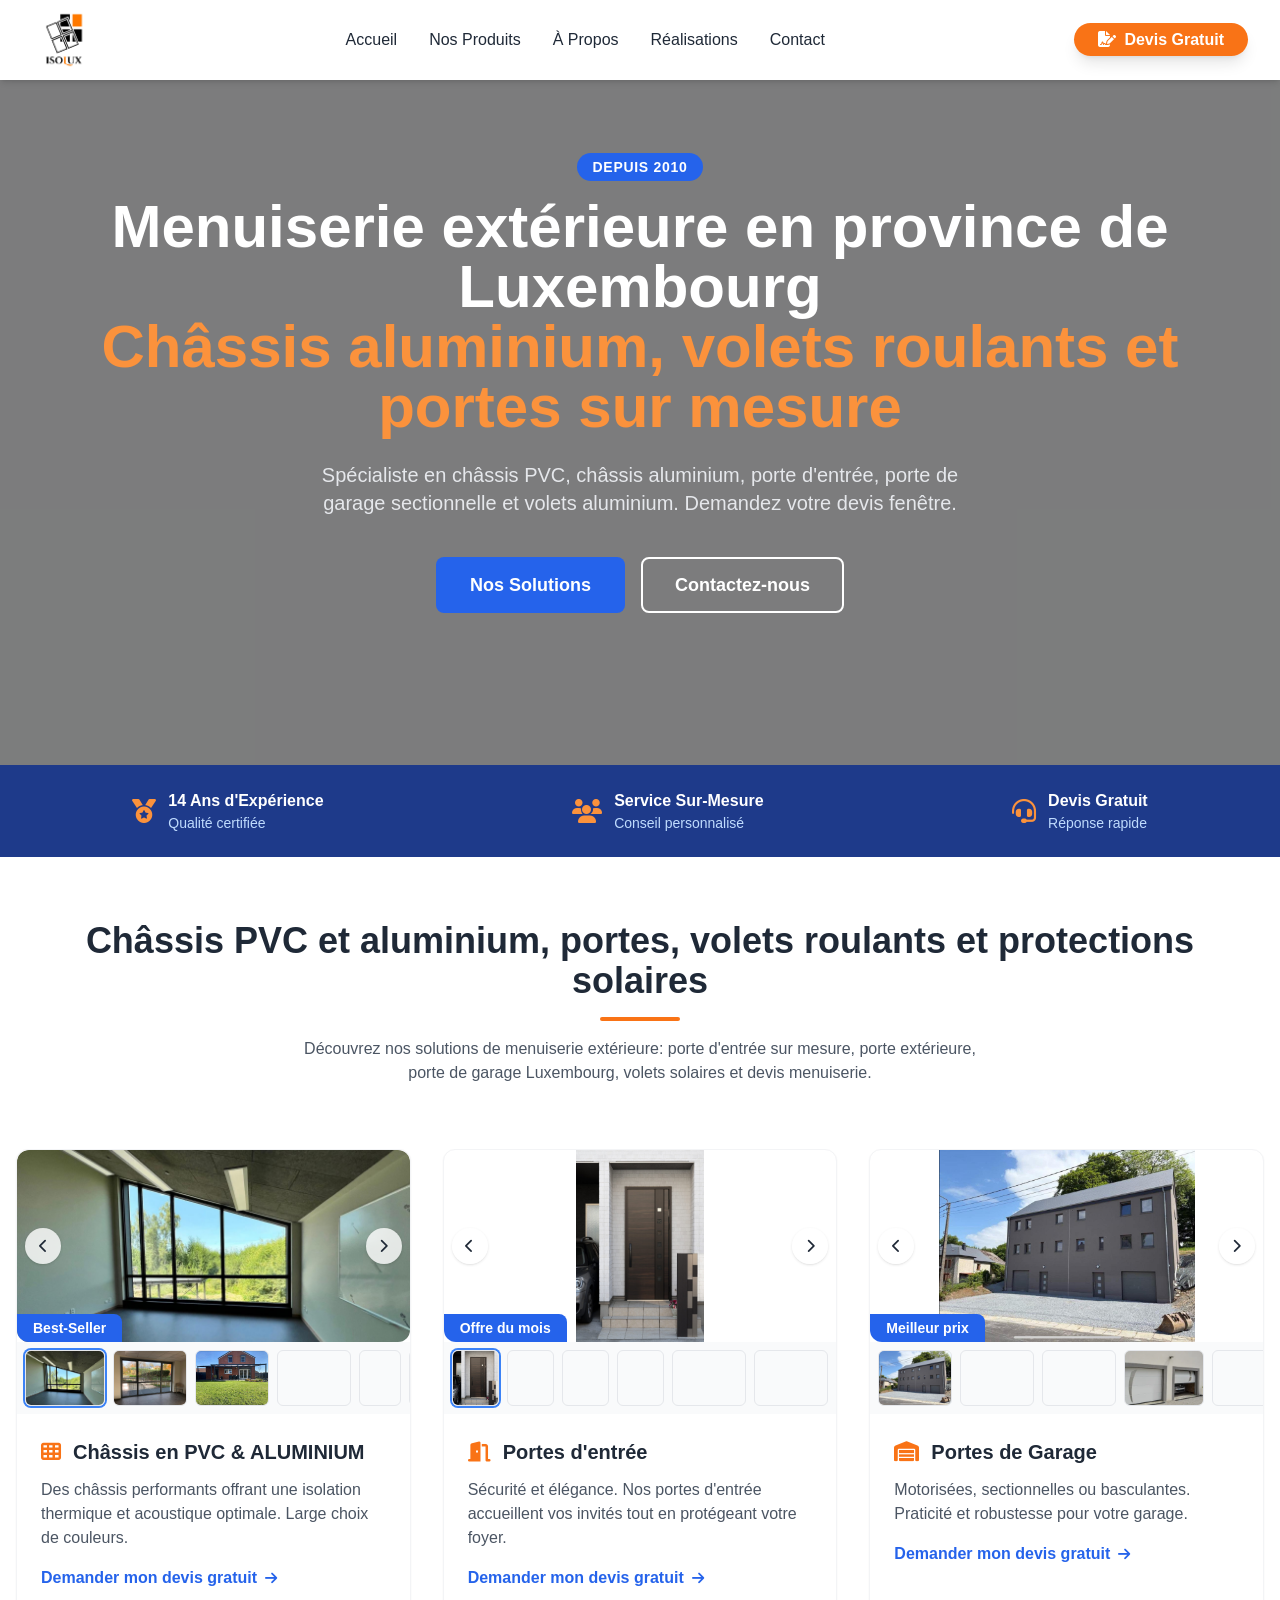
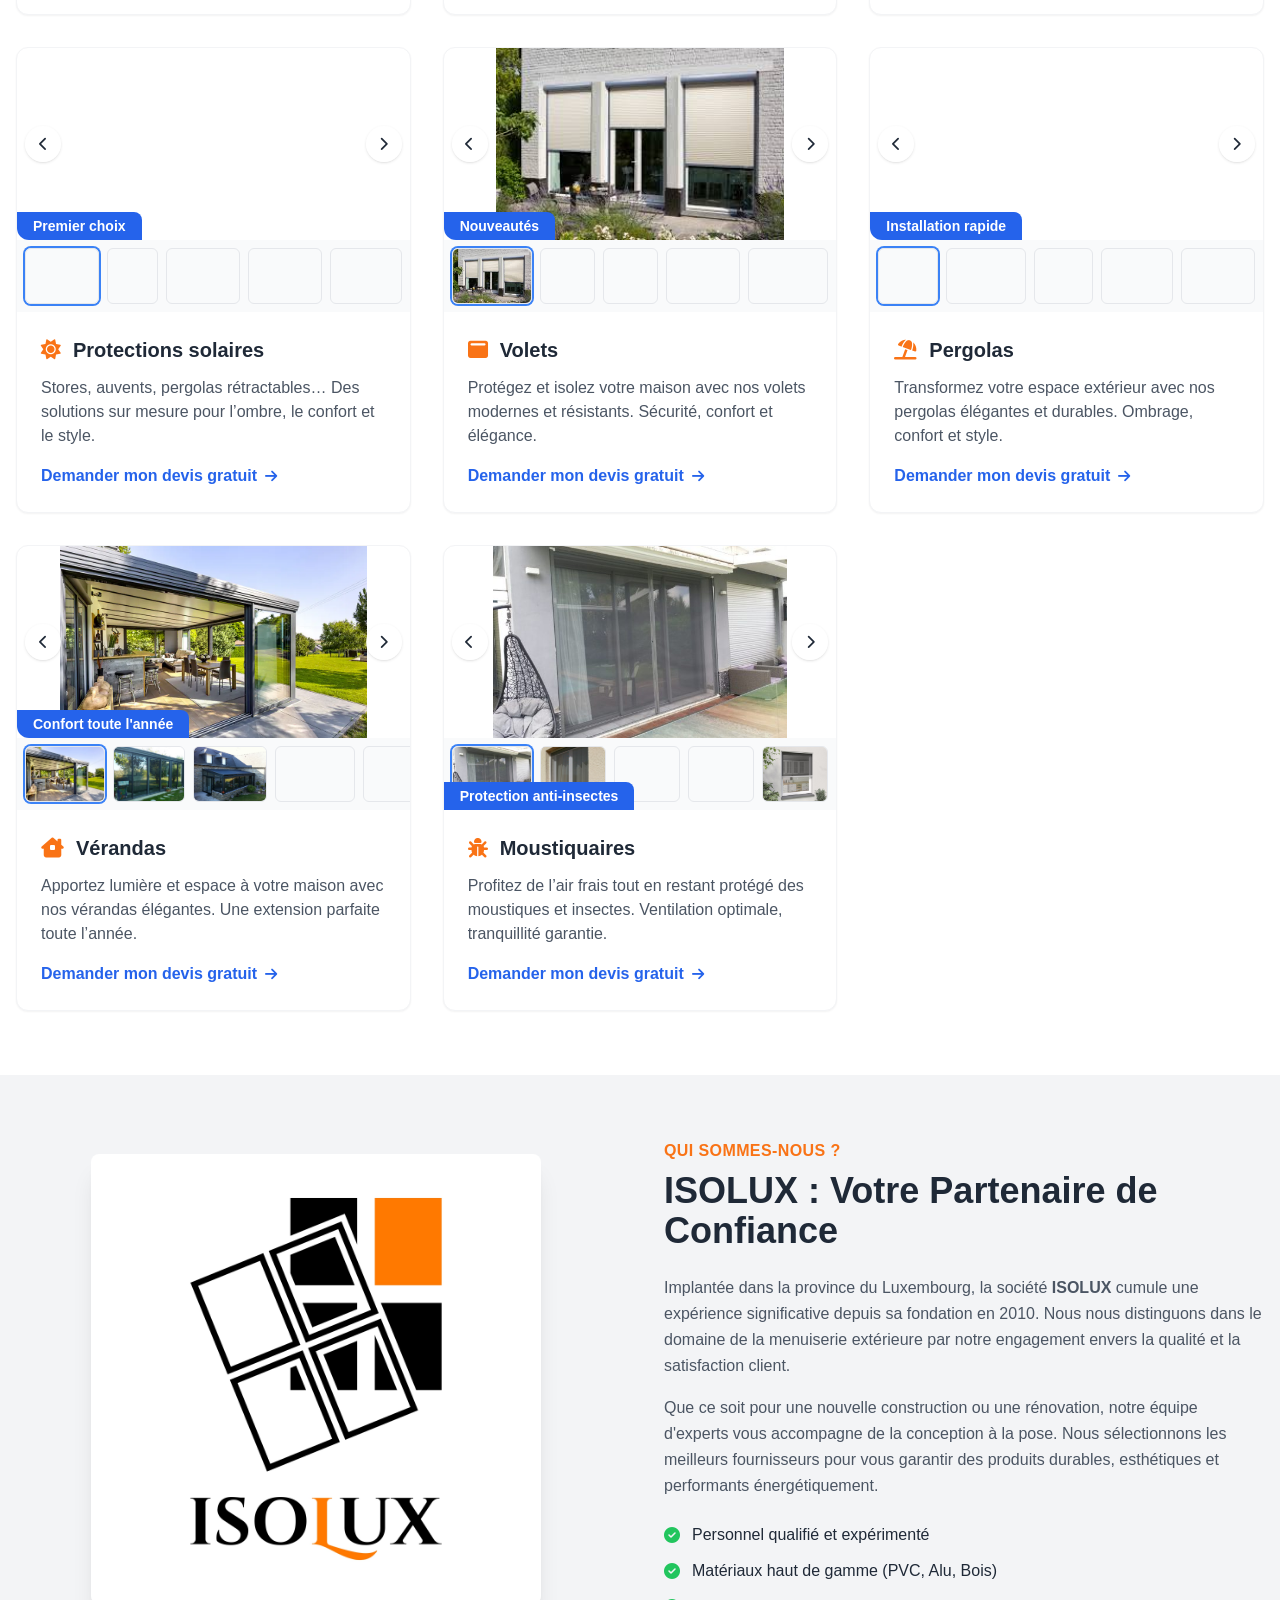
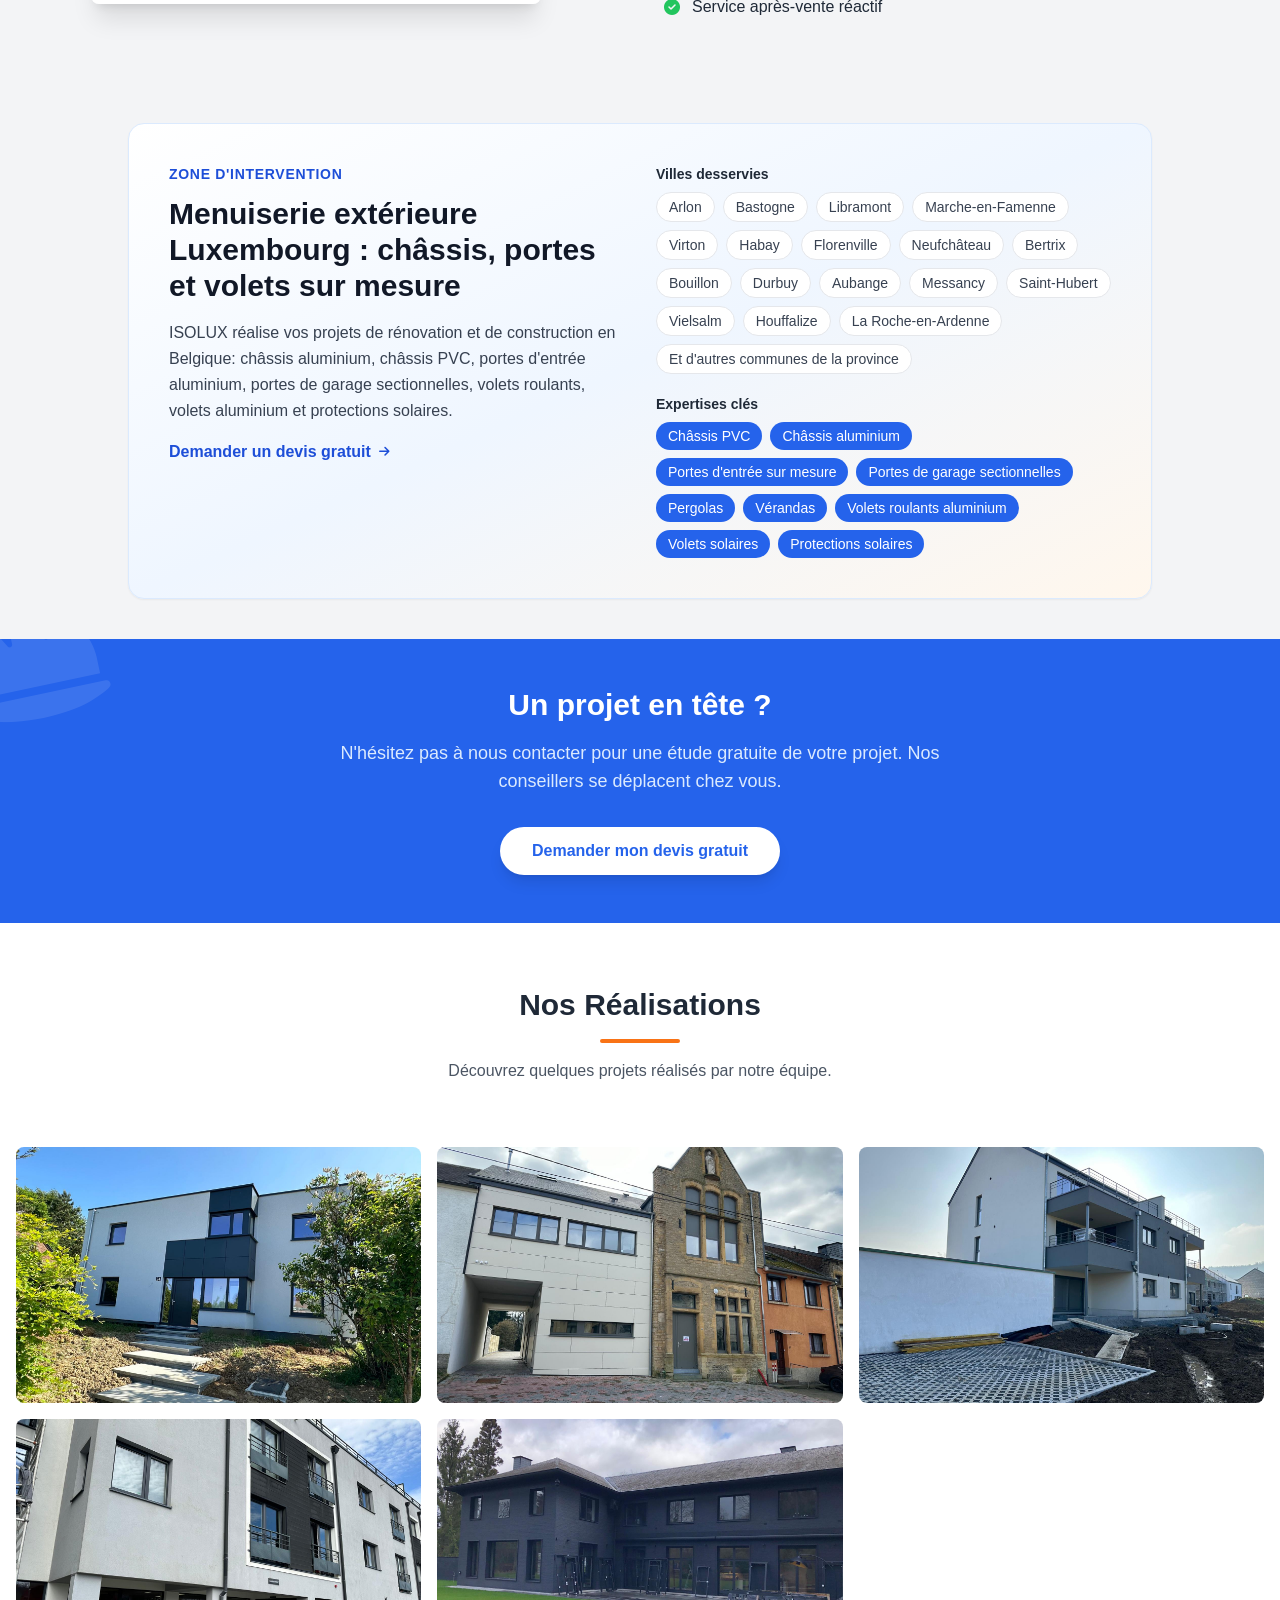
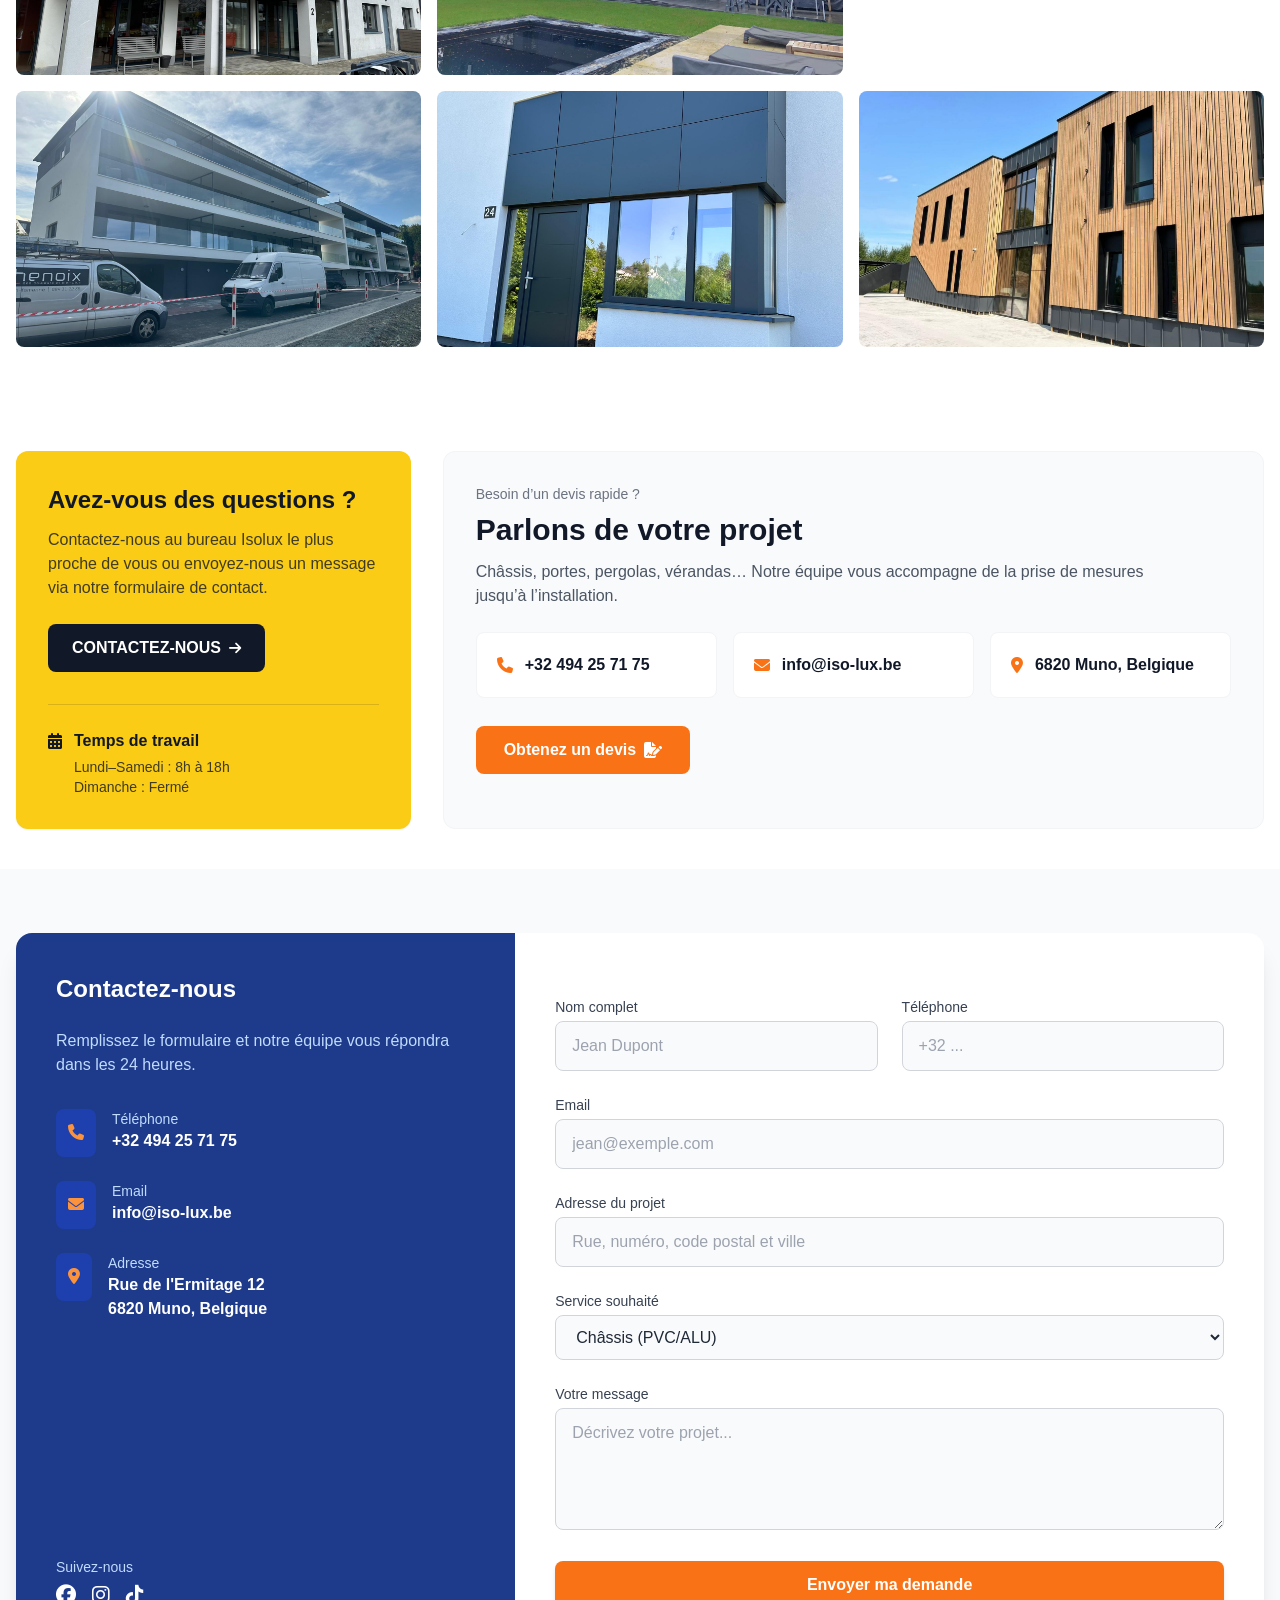
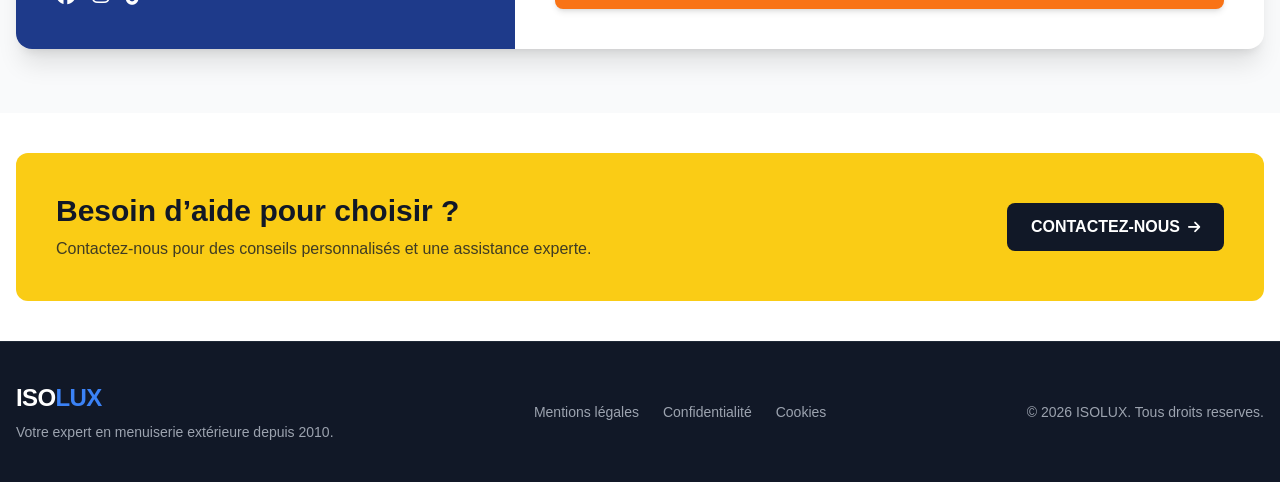
<file: index.html>
﻿<!DOCTYPE html>
<html lang="fr">
  <head>
    <!-- Google tag (gtag.js) - Analytics + Ads -->
    <script async src="https://www.googletagmanager.com/gtag/js?id=G-XFHL10Q8GM"></script>
    <script>
      window.dataLayer = window.dataLayer || [];
      function gtag(){dataLayer.push(arguments);}
      gtag('js', new Date());
      gtag('config', 'G-XFHL10Q8GM');
      gtag('config', 'AW-17523653915');
    </script>
    <meta charset="UTF-8" />
    <meta name="viewport" content="width=device-width, initial-scale=1.0" />
    <meta name="description" content="ISOLUX, menuiserie extérieure en province de Luxembourg : châssis aluminium et PVC, volets roulants aluminium, portes d'entrée sur mesure, portes de garage sectionnelles, volets solaires et devis gratuit." />
    <meta name="robots" content="index,follow" />
    <meta name="theme-color" content="#1e3a8a" />
    <link rel="manifest" href="/manifest.json" />
    <link rel="icon" href="/favicon.ico" sizes="any" />
    <link rel="apple-touch-icon" href="/images/logos/isolux_logo.jpg" />
    <link rel="preconnect" href="https://images.unsplash.com" crossorigin />
    <link rel="preconnect" href="https://cdnjs.cloudflare.com" crossorigin />
    <link rel="preconnect" href="https://www.googletagmanager.com" crossorigin />
    <link rel="preload" as="image" fetchpriority="high" href="https://images.unsplash.com/photo-1600585154340-be6161a56a0c?ixlib=rb-4.0.3&auto=format&fit=crop&w=1920&q=80" />
    <title>ISOLUX | Châssis aluminium, volets roulants et portes sur mesure en province de Luxembourg</title>

    <link rel="stylesheet" href="/tailwind.min.css" />
    <link rel="preload" href="https://cdnjs.cloudflare.com/ajax/libs/font-awesome/6.4.0/css/all.min.css" as="style" onload="this.onload=null;this.rel='stylesheet'" />
    <noscript><link rel="stylesheet" href="https://cdnjs.cloudflare.com/ajax/libs/font-awesome/6.4.0/css/all.min.css" /></noscript>

    <style>
      body {
        font-family: "Segoe UI", Tahoma, Geneva, Verdana, sans-serif;
        -webkit-font-smoothing: antialiased;
      }
      .smooth-scroll {
        scroll-behavior: smooth;
      }
      .fade-in-up {
        animation: fadeInUp 0.8s ease-out;
      }
      @keyframes fadeInUp {
        from {
          opacity: 0;
          transform: translateY(20px);
        }
        to {
          opacity: 1;
          transform: translateY(0);
        }
      }
      .hero-bg {
        background-image: url("https://images.unsplash.com/photo-1600585154340-be6161a56a0c?ixlib=rb-4.0.3&auto=format&fit=crop&w=1920&q=80");
        background-size: cover;
        background-position: center;
        background-attachment: fixed;
      }
      .service-card {
        transition: all 0.3s ease;
      }
      .service-card:hover {
        transform: translateY(-5px);
        box-shadow: 0 10px 20px rgba(0, 0, 0, 0.1);
      }
          @media (max-width: 1024px), (prefers-reduced-motion: reduce) {
        .hero-bg {
          background-attachment: scroll;
        }
        .fade-in-up {
          animation: none;
        }
      }
    </style>
    <script type="application/ld+json">
      {
        "@context": "https://schema.org",
        "@type": "HomeAndConstructionBusiness",
        "name": "ISOLUX",
        "image": "images/logos/isolux_logo.jpg",
        "address": {
          "@type": "PostalAddress",
          "streetAddress": "Rue de l'Ermitage 12",
          "postalCode": "6820",
          "addressLocality": "Muno",
          "addressCountry": "BE"
        },
        "telephone": "+32472724033",
        "url": "/"
      }
    </script>
  </head>

  <body class="bg-gray-50 text-gray-800 smooth-scroll">
    <a href="#main-content" class="sr-only focus:not-sr-only focus:absolute focus:top-2 focus:left-2 focus:bg-white focus:text-gray-900 focus:px-4 focus:py-2 focus:rounded focus:shadow">Aller au contenu principal</a>
    <!-- Header -->
    <header class="bg-white shadow-md fixed w-full z-50">
      <div class="container mx-auto px-4 md:px-8">
        <div class="flex justify-between items-center h-20">
          <a href="#accueil" class="flex items-center">
            <img loading="eager" decoding="async" fetchpriority="high" src="images/logos/isolux_logo.jpg"
              alt="ISOLUX Logo"
              class="h-16 w-auto"
            />
          </a>

          <nav class="hidden md:flex space-x-8 font-medium">
            <a href="#accueil" class="hover:text-blue-600 transition">Accueil</a>
            <a href="#produits" class="hover:text-blue-600 transition"
              >Nos Produits</a
            >
            <a href="#about" class="hover:text-blue-600 transition">À Propos</a>
            <a href="#realisations" class="hover:text-blue-600 transition"
              >Réalisations</a
            >
            <a href="#contact" class="hover:text-blue-600 transition">Contact</a>
          </nav>

          <div class="hidden md:block">
            <a
              href="#contact"
              class="bg-orange-500 hover:bg-orange-600 text-white px-6 py-2 rounded-full font-semibold transition shadow-lg transform hover:scale-105"
            >
              <i class="fa-solid fa-file-signature mr-2"></i>Devis Gratuit
            </a>
          </div>

          <button
            id="mobile-menu-btn"
            class="md:hidden text-gray-600 text-2xl focus:outline-none"
            aria-label="Ouvrir le menu" aria-expanded="false"
          >
            <i class="fa-solid fa-bars"></i>
          </button>
        </div>
      </div>

      <!-- Mobile menu -->
      <div
        id="mobile-menu"
        class="hidden md:hidden bg-white border-t border-gray-100 absolute w-full shadow-lg"
      >
        <div class="flex flex-col p-4 space-y-3">
          <a
            href="#accueil"
            class="block py-2 text-gray-600 hover:text-blue-600 font-medium"
            >Accueil</a
          >
          <a
            href="#produits"
            class="block py-2 text-gray-600 hover:text-blue-600 font-medium"
            >Nos Produits</a
          >
          <a
            href="#about"
            class="block py-2 text-gray-600 hover:text-blue-600 font-medium"
            >À Propos</a
          >
          <a
            href="#realisations"
            class="block py-2 text-gray-600 hover:text-blue-600 font-medium"
            >Réalisations</a
          >
          <a
            href="#contact"
            class="block py-2 text-gray-600 hover:text-blue-600 font-medium"
            >Contact</a
          >
          <a href="#contact" class="block py-2 hover:text-blue-800 text-blue-600 font-bold"
            >Demander un Devis</a
          >
        </div>
      </div>
    </header>

    <main id="main-content">
    <!-- Hero -->
    <section
      id="accueil"
      class="hero-bg relative h-[85vh] flex items-center justify-center"
    >
      <div class="absolute inset-0 bg-black bg-opacity-50"></div>

      <div class="container mx-auto px-4 relative z-10 text-center text-white">
        <span
          class="inline-block bg-blue-600 text-white px-4 py-1 rounded-full text-sm font-semibold mb-4 tracking-wider uppercase fade-in-up"
          >Depuis 2010</span
        >

        <h1
          class="text-4xl md:text-6xl font-bold mb-6 leading-tight fade-in-up"
          style="animation-delay: 0.1s"
        >
          Menuiserie extérieure en province de Luxembourg <br />
          <span class="text-orange-400">Châssis aluminium, volets roulants et portes sur mesure</span>
        </h1>

        <p
          class="text-lg md:text-xl mb-10 max-w-2xl mx-auto text-gray-200 fade-in-up"
          style="animation-delay: 0.2s"
        >
          Spécialiste en châssis PVC, châssis aluminium, porte d'entrée,
          porte de garage sectionnelle et volets aluminium. Demandez votre devis fenêtre.
        </p>

        <div
          class="flex flex-col sm:flex-row justify-center gap-4 fade-in-up"
          style="animation-delay: 0.3s"
        >
          <a
            href="#produits"
            class="bg-blue-600 hover:bg-blue-700 text-white px-8 py-3 rounded-lg font-bold text-lg transition border-2 border-transparent"
          >
            Nos Solutions
          </a>
          <a
            href="#contact"
            class="bg-transparent hover:bg-white hover:text-gray-900 text-white px-8 py-3 rounded-lg font-bold text-lg transition border-2 border-white"
          >
            Contactez-nous
          </a>
        </div>
      </div>
    </section>

    <!-- Quick info -->
    <div class="bg-blue-900 text-white py-6">
      <div
        class="container mx-auto px-4 flex flex-col md:flex-row justify-around items-center gap-4 text-center"
      >
        <div class="flex items-center gap-3">
          <i class="fa-solid fa-medal text-orange-400 text-2xl"></i>
          <div class="text-left">
            <p class="font-bold">14 Ans d'Expérience</p>
            <p class="text-sm text-blue-200">Qualité certifiée</p>
          </div>
        </div>

        <div class="flex items-center gap-3">
          <i class="fa-solid fa-users text-orange-400 text-2xl"></i>
          <div class="text-left">
            <p class="font-bold">Service Sur-Mesure</p>
            <p class="text-sm text-blue-200">Conseil personnalisé</p>
          </div>
        </div>

        <div class="flex items-center gap-3">
          <i class="fa-solid fa-headset text-orange-400 text-2xl"></i>
          <div class="text-left">
            <p class="font-bold">Devis Gratuit</p>
            <p class="text-sm text-blue-200">Réponse rapide</p>
          </div>
        </div>
      </div>
    </div>

    <!-- Produits -->
    <section id="produits" class="py-16 bg-white">
      <div class="container mx-auto px-4">
        <div class="text-center mb-16">
          <h2 class="text-3xl md:text-4xl font-bold text-gray-800 mb-4">
            Châssis PVC et aluminium, portes, volets roulants et protections solaires
          </h2>
          <div class="w-20 h-1 bg-orange-500 mx-auto rounded"></div>
          <p class="mt-4 text-gray-600 max-w-2xl mx-auto">
            Découvrez nos solutions de menuiserie extérieure: porte d'entrée sur mesure,
            porte extérieure, porte de garage Luxembourg, volets solaires et devis menuiserie.
          </p>
        </div>

        <div class="grid grid-cols-1 md:grid-cols-2 lg:grid-cols-3 gap-8">
          <!-- ✅ PRODUIT 1 -->
          <div
            id="chassis"
            class="service-card bg-white rounded-xl overflow-hidden border border-gray-100 shadow-sm group"
          >
            <div class="relative overflow-hidden">
              <div id="prod1-carousel" class="relative h-48 overflow-hidden rounded-xl">
                <div class="carousel-track flex h-full transition-transform duration-500 ease-in-out">
                  <div class="min-w-full h-full">
                    <img loading="lazy" decoding="async" src="images/chassis/chassis_1.jpg" alt="Châssis 1" class="w-full h-full object-cover">
                  </div>
                  <div class="min-w-full h-full">
                    <img loading="lazy" decoding="async" src="images/chassis/chassis_2.jpg" alt="Châssis 2" class="w-full h-full object-contain">
                  </div>
                  <div class="min-w-full h-full">
                    <img loading="lazy" decoding="async" src="images/chassis/chassis_3.jpg" alt="Châssis 3" class="w-full h-full object-cover">
                  </div>
                  <div class="min-w-full h-full">
                    <img loading="lazy" decoding="async" src="images/chassis/chassis_4.jpg" alt="Châssis 4" class="w-full h-full object-contain">
                  </div>
                  <div class="min-w-full h-full">
                    <img loading="lazy" decoding="async" src="images/chassis/chassis_5.jpg" alt="Châssis 5" class="w-full h-full object-contain">
                  </div>
                  <div class="min-w-full h-full">
                    <img loading="lazy" decoding="async" src="images/chassis/chassis_6.jpg" alt="Châssis 6" class="w-full h-full object-cover">
                  </div>
                </div>

                <div class="absolute bottom-0 left-0 bg-blue-600 text-white px-4 py-1 text-sm font-semibold rounded-tr-lg">
                  Best-Seller
                </div>

                <button type="button"
                  class="absolute left-2 top-1/2 -translate-y-1/2 bg-white/80 hover:bg-white text-gray-800 rounded-full w-9 h-9 flex items-center justify-center shadow"
                  data-carousel="prev" aria-label="Previous">
                  <i class="fa-solid fa-chevron-left text-sm"></i>
                </button>

                <button type="button"
                  class="absolute right-2 top-1/2 -translate-y-1/2 bg-white/80 hover:bg-white text-gray-800 rounded-full w-9 h-9 flex items-center justify-center shadow"
                  data-carousel="next" aria-label="Next">
                  <i class="fa-solid fa-chevron-right text-sm"></i>
                </button>
              </div>

              <div class="flex gap-2 p-2 overflow-x-auto bg-gray-50">
                <img loading="lazy" decoding="async" src="images/chassis/chassis_1.jpg" data-slide="0"
                  class="h-14 w-20 object-cover rounded-md cursor-pointer border border-gray-200 hover:border-blue-500 transition prod1-thumb" alt="Miniature 1">
                <img loading="lazy" decoding="async" src="images/chassis/chassis_2.jpg" data-slide="1"
                  class="h-14 w-20 object-cover rounded-md cursor-pointer border border-gray-200 hover:border-blue-500 transition prod1-thumb" alt="Miniature 2">
                <img loading="lazy" decoding="async" src="images/chassis/chassis_3.jpg" data-slide="2"
                  class="h-14 w-20 object-cover rounded-md cursor-pointer border border-gray-200 hover:border-blue-500 transition prod1-thumb" alt="Miniature 3">
                <img loading="lazy" decoding="async" src="images/chassis/chassis_4.jpg" data-slide="3"
                  class="h-14 w-20 object-cover rounded-md cursor-pointer border border-gray-200 hover:border-blue-500 transition prod1-thumb" alt="Miniature 4">
                <img loading="lazy" decoding="async" src="images/chassis/chassis_5.jpg" data-slide="4"
                  class="h-14 w-20 object-cover rounded-md cursor-pointer border border-gray-200 hover:border-blue-500 transition prod1-thumb" alt="Miniature 5">
                <img loading="lazy" decoding="async" src="images/chassis/chassis_6.jpg" data-slide="5"
                  class="h-14 w-20 object-cover rounded-md cursor-pointer border border-gray-200 hover:border-blue-500 transition prod1-thumb" alt="Miniature 6">
              </div>
            </div>

            <div class="p-6">
              <div class="flex items-center gap-3 mb-3">
                <i class="fa-solid fa-table-cells text-orange-500 text-xl"></i>
                <h3 class="text-xl font-bold text-gray-800">
                  Châssis en PVC & ALUMINIUM
                </h3>
              </div>
              <p class="text-gray-600 mb-4">
                Des châssis performants offrant une isolation thermique et acoustique optimale.
                Large choix de couleurs.
              </p>
              <a href="#contact"
                class="text-blue-600 font-semibold hover:text-blue-800 flex items-center gap-2">
                Demander mon devis gratuit <i class="fa-solid fa-arrow-right text-sm"></i>
              </a>
            </div>
          </div>

          <!-- ✅ PRODUIT 2 -->
          <div id="portes-entree" class="service-card bg-white rounded-xl overflow-hidden border border-gray-100 shadow-sm group">
            <div class="relative overflow-hidden">
              <div id="prod2-carousel" class="relative h-48 overflow-hidden rounded-xl">
                <div class="carousel-track flex h-full transition-transform duration-500 ease-in-out">
                  <div class="min-w-full h-full"><img loading="lazy" decoding="async" src="images/porte_entrée/porte_entrée_1.jpg" alt="Portes 1" class="w-full h-full object-contain"></div>
                  <div class="min-w-full h-full"><img loading="lazy" decoding="async" src="images/porte_entrée/porte_entrée_2.jpg" alt="Portes 2" class="w-full h-full object-contain"></div>
                  <div class="min-w-full h-full"><img loading="lazy" decoding="async" src="images/porte_entrée/porte_entrée_3.jpg" alt="Portes 3" class="w-full h-full object-contain"></div>
                  <div class="min-w-full h-full"><img loading="lazy" decoding="async" src="images/porte_entrée/porte_entrée_4.jpg" alt="Portes 4" class="w-full h-full object-contain"></div>
                  <div class="min-w-full h-full"><img loading="lazy" decoding="async" src="images/porte_entrée/porte_entrée_5.jpg" alt="Portes 5" class="w-full h-full object-contain"></div>
                  <div class="min-w-full h-full"><img loading="lazy" decoding="async" src="images/porte_entrée/porte_entrée_7.jpg" alt="Portes 7" class="w-full h-full object-cover"></div>
                </div>

                <div class="absolute bottom-0 left-0 bg-blue-600 text-white px-4 py-1 text-sm font-semibold rounded-tr-lg">
                  Offre du mois
                </div>

                <button type="button"
                  class="absolute left-2 top-1/2 -translate-y-1/2 bg-white/80 hover:bg-white text-gray-800 rounded-full w-9 h-9 flex items-center justify-center shadow"
                  data-carousel="prev" aria-label="Previous">
                  <i class="fa-solid fa-chevron-left text-sm"></i>
                </button>

                <button type="button"
                  class="absolute right-2 top-1/2 -translate-y-1/2 bg-white/80 hover:bg-white text-gray-800 rounded-full w-9 h-9 flex items-center justify-center shadow"
                  data-carousel="next" aria-label="Next">
                  <i class="fa-solid fa-chevron-right text-sm"></i>
                </button>
              </div>

              <div class="flex gap-2 p-2 overflow-x-auto bg-gray-50">
                <img alt="Miniature 1 - Porte d'entrée sur mesure en province de Luxembourg, Belgique" loading="lazy" decoding="async" src="images/porte_entrée/porte_entrée_1.jpg" data-slide="0" class="h-14 w-20 object-cover rounded-md cursor-pointer border border-gray-200 hover:border-blue-500 transition prod2-thumb">
                <img alt="Miniature 2 - Porte d'entrée sur mesure en province de Luxembourg, Belgique" loading="lazy" decoding="async" src="images/porte_entrée/porte_entrée_2.jpg" data-slide="1" class="h-14 w-20 object-cover rounded-md cursor-pointer border border-gray-200 hover:border-blue-500 transition prod2-thumb">
                <img alt="Miniature 3 - Porte d'entrée sur mesure en province de Luxembourg, Belgique" loading="lazy" decoding="async" src="images/porte_entrée/porte_entrée_3.jpg" data-slide="2" class="h-14 w-20 object-cover rounded-md cursor-pointer border border-gray-200 hover:border-blue-500 transition prod2-thumb">
                <img alt="Miniature 4 - Porte d'entrée sur mesure en province de Luxembourg, Belgique" loading="lazy" decoding="async" src="images/porte_entrée/porte_entrée_4.jpg" data-slide="3" class="h-14 w-20 object-cover rounded-md cursor-pointer border border-gray-200 hover:border-blue-500 transition prod2-thumb">
                <img alt="Miniature 5 - Porte d'entrée sur mesure en province de Luxembourg, Belgique" loading="lazy" decoding="async" src="images/porte_entrée/porte_entrée_5.jpg" data-slide="4" class="h-14 w-20 object-cover rounded-md cursor-pointer border border-gray-200 hover:border-blue-500 transition prod2-thumb">
                <img alt="Miniature 7 - Porte d'entrée sur mesure en province de Luxembourg, Belgique" loading="lazy" decoding="async" src="images/porte_entrée/porte_entrée_7.jpg" data-slide="5" class="h-14 w-20 object-cover rounded-md cursor-pointer border border-gray-200 hover:border-blue-500 transition prod2-thumb">
              </div>
            </div>

            <div class="p-6">
              <div class="flex items-center gap-3 mb-3">
                <i class="fa-solid fa-door-open text-orange-500 text-xl"></i>
                <h3 class="text-xl font-bold text-gray-800">Portes d'entrée</h3>
              </div>
              <p class="text-gray-600 mb-4">
                Sécurité et élégance. Nos portes d'entrée accueillent vos invités tout en protégeant votre foyer.
              </p>
              <a href="#contact" class="text-blue-600 font-semibold hover:text-blue-800 flex items-center gap-2">
                Demander mon devis gratuit <i class="fa-solid fa-arrow-right text-sm"></i>
              </a>
            </div>
          </div>

          <!-- ✅ PRODUIT 3 -->
          <div id="portes-garage" class="service-card bg-white rounded-xl overflow-hidden border border-gray-100 shadow-sm group">
            <div class="relative overflow-hidden">
              <div id="prod3-carousel" class="relative h-48 overflow-hidden rounded-xl">
                <div class="carousel-track flex h-full transition-transform duration-500 ease-in-out">
                  <div class="min-w-full h-full"><img loading="lazy" decoding="async" src="images/porte_garage/garage_2.jpg" alt="porte de garage sectionnelle motorisée Luxembourg" class="w-full h-full object-contain"></div>
                  <div class="min-w-full h-full"><img alt="Porte de garage sectionnelle motorisée en province de Luxembourg, Belgique - photo 3" loading="lazy" decoding="async" src="images/porte_garage/garage_3.jpg" class="w-full h-full object-contain"></div>
                  <div class="min-w-full h-full"><img alt="Porte de garage sectionnelle motorisée en province de Luxembourg, Belgique - photo 4" loading="lazy" decoding="async" src="images/porte_garage/garage_4.jpg" class="w-full h-full object-contain"></div>
                  <div class="min-w-full h-full"><img alt="Porte de garage sectionnelle motorisée en province de Luxembourg, Belgique - photo 5" loading="lazy" decoding="async" src="images/porte_garage/garage_5.jpg" class="w-full h-full object-contain"></div>
                  <div class="min-w-full h-full"><img alt="Porte de garage sectionnelle motorisée en province de Luxembourg, Belgique - photo 6" loading="lazy" decoding="async" src="images/porte_garage/garage_6.jpg" class="w-full h-full object-contain"></div>
                </div>

                <div class="absolute bottom-0 left-0 bg-blue-600 text-white px-4 py-1 text-sm font-semibold rounded-tr-lg">
                  Meilleur prix
                </div>

                <button type="button"
                  class="absolute left-2 top-1/2 -translate-y-1/2 bg-white/80 hover:bg-white text-gray-800 rounded-full w-9 h-9 flex items-center justify-center shadow"
                  data-carousel="prev" aria-label="Précédent">
                  <i class="fa-solid fa-chevron-left text-sm" aria-hidden="true"></i>
                </button>

                <button type="button"
                  class="absolute right-2 top-1/2 -translate-y-1/2 bg-white/80 hover:bg-white text-gray-800 rounded-full w-9 h-9 flex items-center justify-center shadow"
                  data-carousel="next" aria-label="Suivant">
                  <i class="fa-solid fa-chevron-right text-sm" aria-hidden="true"></i>
                </button>
              </div>

              <div class="flex gap-2 p-2 overflow-x-auto bg-gray-50">
                <img alt="Miniature 2 - Porte de garage sectionnelle motorisée en province de Luxembourg, Belgique" loading="lazy" decoding="async" src="images/porte_garage/garage_2.jpg" data-slide="1" class="h-14 w-20 object-cover rounded-md cursor-pointer border border-gray-200 hover:border-blue-500 transition prod3-thumb">
                <img alt="Miniature 3 - Porte de garage sectionnelle motorisée en province de Luxembourg, Belgique" loading="lazy" decoding="async" src="images/porte_garage/garage_3.jpg" data-slide="2" class="h-14 w-20 object-cover rounded-md cursor-pointer border border-gray-200 hover:border-blue-500 transition prod3-thumb">
                <img alt="Miniature 4 - Porte de garage sectionnelle motorisée en province de Luxembourg, Belgique" loading="lazy" decoding="async" src="images/porte_garage/garage_4.jpg" data-slide="3" class="h-14 w-20 object-cover rounded-md cursor-pointer border border-gray-200 hover:border-blue-500 transition prod3-thumb">
                <img alt="Miniature 5 - Porte de garage sectionnelle motorisée en province de Luxembourg, Belgique" loading="lazy" decoding="async" src="images/porte_garage/garage_5.jpg" data-slide="4" class="h-14 w-20 object-cover rounded-md cursor-pointer border border-gray-200 hover:border-blue-500 transition prod3-thumb">
                <img alt="Miniature 6 - Porte de garage sectionnelle motorisée en province de Luxembourg, Belgique" loading="lazy" decoding="async" src="images/porte_garage/garage_6.jpg" data-slide="5" class="h-14 w-20 object-cover rounded-md cursor-pointer border border-gray-200 hover:border-blue-500 transition prod3-thumb">
              </div>
            </div>

            <div class="p-6">
              <div class="flex items-center gap-3 mb-3">
                <i class="fa-solid fa-warehouse text-orange-500 text-xl"></i>
                <h3 class="text-xl font-bold text-gray-800">Portes de Garage</h3>
              </div>
              <p class="text-gray-600 mb-4">
                Motorisées, sectionnelles ou basculantes. Praticité et robustesse pour votre garage.
              </p>
              <a href="#contact" class="text-blue-600 font-semibold hover:text-blue-800 flex items-center gap-2">
                Demander mon devis gratuit <i class="fa-solid fa-arrow-right text-sm"></i>
              </a>
            </div>
          </div>

          <!-- ✅ PRODUIT 4 -->
          <div id="protections-solaires" class="service-card bg-white rounded-xl overflow-hidden border border-gray-100 shadow-sm group">
            <div class="relative overflow-hidden">
              <div id="prod4-carousel" class="relative h-48 overflow-hidden rounded-xl">
                <div class="carousel-track flex h-full transition-transform duration-500 ease-in-out">
                  <div class="min-w-full h-full"><img loading="lazy" decoding="async" src="images/protections_solaire/solaire_1.jpg" alt="store exterieur et protection solaire maison Luxembourg" class="w-full h-full object-contain"></div>
                  <div class="min-w-full h-full"><img alt="Protection solaire extérieure et store terrasse en province de Luxembourg, Belgique - photo 2" loading="lazy" decoding="async" src="images/protections_solaire/solaire_2.jpg" class="w-full h-full object-contain"></div>
                  <div class="min-w-full h-full"><img alt="Protection solaire extérieure et store terrasse en province de Luxembourg, Belgique - photo 3" loading="lazy" decoding="async" src="images/protections_solaire/solaire_3.jpg" class="w-full h-full object-contain"></div>
                  <div class="min-w-full h-full"><img alt="Protection solaire extérieure et store terrasse en province de Luxembourg, Belgique - photo 4" loading="lazy" decoding="async" src="images/protections_solaire/solaire_4.jpg" class="w-full h-full object-contain"></div>
                  <div class="min-w-full h-full"><img alt="Protection solaire extérieure et store terrasse en province de Luxembourg, Belgique - photo 5" loading="lazy" decoding="async" src="images/protections_solaire/solaire_5.jpg" class="w-full h-full object-contain"></div>
                </div>

                <div class="absolute bottom-0 left-0 bg-blue-600 text-white px-4 py-1 text-sm font-semibold rounded-tr-lg">
                  Premier choix
                </div>

                <button type="button"
                  class="absolute left-2 top-1/2 -translate-y-1/2 bg-white/80 hover:bg-white text-gray-800 rounded-full w-9 h-9 flex items-center justify-center shadow"
                  data-carousel="prev" aria-label="Précédent">
                  <i class="fa-solid fa-chevron-left text-sm" aria-hidden="true"></i>
                </button>

                <button type="button"
                  class="absolute right-2 top-1/2 -translate-y-1/2 bg-white/80 hover:bg-white text-gray-800 rounded-full w-9 h-9 flex items-center justify-center shadow"
                  data-carousel="next" aria-label="Suivant">
                  <i class="fa-solid fa-chevron-right text-sm" aria-hidden="true"></i>
                </button>
              </div>

              <div class="flex gap-2 p-2 overflow-x-auto bg-gray-50">
                <img alt="Miniature 1 - Protection solaire extérieure et store terrasse en province de Luxembourg, Belgique" loading="lazy" decoding="async" src="images/protections_solaire/solaire_1.jpg" data-slide="0" class="h-14 w-20 object-cover rounded-md cursor-pointer border border-gray-200 hover:border-blue-500 transition prod4-thumb">
                <img alt="Miniature 2 - Protection solaire extérieure et store terrasse en province de Luxembourg, Belgique" loading="lazy" decoding="async" src="images/protections_solaire/solaire_2.jpg" data-slide="1" class="h-14 w-20 object-cover rounded-md cursor-pointer border border-gray-200 hover:border-blue-500 transition prod4-thumb">
                <img alt="Miniature 3 - Protection solaire extérieure et store terrasse en province de Luxembourg, Belgique" loading="lazy" decoding="async" src="images/protections_solaire/solaire_3.jpg" data-slide="2" class="h-14 w-20 object-cover rounded-md cursor-pointer border border-gray-200 hover:border-blue-500 transition prod4-thumb">
                <img alt="Miniature 4 - Protection solaire extérieure et store terrasse en province de Luxembourg, Belgique" loading="lazy" decoding="async" src="images/protections_solaire/solaire_4.jpg" data-slide="3" class="h-14 w-20 object-cover rounded-md cursor-pointer border border-gray-200 hover:border-blue-500 transition prod4-thumb">
                <img alt="Miniature 5 - Protection solaire extérieure et store terrasse en province de Luxembourg, Belgique" loading="lazy" decoding="async" src="images/protections_solaire/solaire_5.jpg" data-slide="4" class="h-14 w-20 object-cover rounded-md cursor-pointer border border-gray-200 hover:border-blue-500 transition prod4-thumb">
              </div>
            </div>

            <div class="p-6">
              <div class="flex items-center gap-3 mb-3">
                <i class="fa-solid fa-sun text-orange-500 text-xl"></i>
                <h3 class="text-xl font-bold text-gray-800">Protections solaires</h3>
              </div>
              <p class="text-gray-600 mb-4">
                Stores, auvents, pergolas rétractables… Des solutions sur mesure pour l’ombre, le confort et le style.
              </p>
              <a href="#contact" class="text-blue-600 font-semibold hover:text-blue-800 flex items-center gap-2">
                Demander mon devis gratuit <i class="fa-solid fa-arrow-right text-sm"></i>
              </a>
            </div>
          </div>

          <!-- ✅ PRODUIT 5 -->
          <div id="volets" class="service-card bg-white rounded-xl overflow-hidden border border-gray-100 shadow-sm group">
            <div class="relative overflow-hidden">
              <div id="prod5-carousel" class="relative h-48 overflow-hidden rounded-xl">
                <div class="carousel-track flex h-full transition-transform duration-500 ease-in-out">
                  <div class="min-w-full h-full"><img loading="lazy" decoding="async" src="images/volets/volet_1.jpg" alt="volets roulants aluminium isolants province de Luxembourg" class="w-full h-full object-contain"></div>
                  <div class="min-w-full h-full"><img alt="Volets roulants aluminium en province de Luxembourg, Belgique - photo 2" loading="lazy" decoding="async" src="images/volets/volet_2.jpg" class="w-full h-full object-contain"></div>
                  <div class="min-w-full h-full"><img alt="Volets roulants aluminium en province de Luxembourg, Belgique - photo 3" loading="lazy" decoding="async" src="images/volets/volet_3.jpg" class="w-full h-full object-contain"></div>
                  <div class="min-w-full h-full"><img alt="Volets roulants aluminium en province de Luxembourg, Belgique - photo 4" loading="lazy" decoding="async" src="images/volets/volet_4.jpg" class="w-full h-full object-contain"></div>
                  <div class="min-w-full h-full"><img alt="Volets roulants aluminium en province de Luxembourg, Belgique - photo 5" loading="lazy" decoding="async" src="images/volets/volet_5.jpg" class="w-full h-full object-contain"></div>
                </div>

                <div class="absolute bottom-0 left-0 bg-blue-600 text-white px-4 py-1 text-sm font-semibold rounded-tr-lg">
                  Nouveautés
                </div>

                <button type="button"
                  class="absolute left-2 top-1/2 -translate-y-1/2 bg-white/80 hover:bg-white text-gray-800 rounded-full w-9 h-9 flex items-center justify-center shadow"
                  data-carousel="prev" aria-label="Précédent">
                  <i class="fa-solid fa-chevron-left text-sm" aria-hidden="true"></i>
                </button>

                <button type="button"
                  class="absolute right-2 top-1/2 -translate-y-1/2 bg-white/80 hover:bg-white text-gray-800 rounded-full w-9 h-9 flex items-center justify-center shadow"
                  data-carousel="next" aria-label="Suivant">
                  <i class="fa-solid fa-chevron-right text-sm" aria-hidden="true"></i>
                </button>
              </div>

              <div class="flex gap-2 p-2 overflow-x-auto bg-gray-50">
                <img alt="Miniature 1 - Volets roulants aluminium en province de Luxembourg, Belgique" loading="lazy" decoding="async" src="images/volets/volet_1.jpg" data-slide="0" class="h-14 w-20 object-cover rounded-md cursor-pointer border border-gray-200 hover:border-blue-500 transition prod5-thumb">
                <img alt="Miniature 2 - Volets roulants aluminium en province de Luxembourg, Belgique" loading="lazy" decoding="async" src="images/volets/volet_2.jpg" data-slide="1" class="h-14 w-20 object-cover rounded-md cursor-pointer border border-gray-200 hover:border-blue-500 transition prod5-thumb">
                <img alt="Miniature 3 - Volets roulants aluminium en province de Luxembourg, Belgique" loading="lazy" decoding="async" src="images/volets/volet_3.jpg" data-slide="2" class="h-14 w-20 object-cover rounded-md cursor-pointer border border-gray-200 hover:border-blue-500 transition prod5-thumb">
                <img alt="Miniature 4 - Volets roulants aluminium en province de Luxembourg, Belgique" loading="lazy" decoding="async" src="images/volets/volet_4.jpg" data-slide="3" class="h-14 w-20 object-cover rounded-md cursor-pointer border border-gray-200 hover:border-blue-500 transition prod5-thumb">
                <img alt="Miniature 5 - Volets roulants aluminium en province de Luxembourg, Belgique" loading="lazy" decoding="async" src="images/volets/volet_5.jpg" data-slide="4" class="h-14 w-20 object-cover rounded-md cursor-pointer border border-gray-200 hover:border-blue-500 transition prod5-thumb">
              </div>
            </div>

            <div class="p-6">
              <div class="flex items-center gap-3 mb-3">
                <i class="fa-solid fa-window-maximize text-orange-500 text-xl"></i>
                <h3 class="text-xl font-bold text-gray-800">Volets</h3>
              </div>
              <p class="text-gray-600 mb-4">
                Protégez et isolez votre maison avec nos volets modernes et résistants.
                Sécurité, confort et élégance.
              </p>
              <a href="#contact" class="text-blue-600 font-semibold hover:text-blue-800 flex items-center gap-2">
                Demander mon devis gratuit <i class="fa-solid fa-arrow-right text-sm"></i>
              </a>
            </div>
          </div>

          <!-- ✅ PRODUIT 6 -->
          <div id="pergolas" class="service-card bg-white rounded-xl overflow-hidden border border-gray-100 shadow-sm group">
            <div class="relative overflow-hidden">
              <div id="prod6-carousel" class="relative h-48 overflow-hidden rounded-xl">
                <div class="carousel-track flex h-full transition-transform duration-500 ease-in-out">
                  <div class="min-w-full h-full"><img loading="lazy" decoding="async" src="images/pergolas/pergola_1.jpg" alt="pergola bioclimatique aluminium sur mesure Luxembourg" class="w-full h-full object-contain"></div>
                  <div class="min-w-full h-full"><img alt="Pergola bioclimatique sur mesure en province de Luxembourg, Belgique - photo 2" loading="lazy" decoding="async" src="images/pergolas/pergola_2.jpg" class="w-full h-full object-contain"></div>
                  <div class="min-w-full h-full"><img alt="Pergola bioclimatique sur mesure en province de Luxembourg, Belgique - photo 3" loading="lazy" decoding="async" src="images/pergolas/pergola_3.jpg" class="w-full h-full object-contain"></div>
                  <div class="min-w-full h-full"><img alt="Pergola bioclimatique sur mesure en province de Luxembourg, Belgique - photo 4" loading="lazy" decoding="async" src="images/pergolas/pergola_4.jpg" class="w-full h-full object-contain"></div>
                  <div class="min-w-full h-full"><img alt="Pergola bioclimatique sur mesure en province de Luxembourg, Belgique - photo 5" loading="lazy" decoding="async" src="images/pergolas/pergola_5.jpg" class="w-full h-full object-contain"></div>
                </div>

                <div class="absolute bottom-0 left-0 bg-blue-600 text-white px-4 py-1 text-sm font-semibold rounded-tr-lg">
                  Installation rapide
                </div>

                <button type="button"
                  class="absolute left-2 top-1/2 -translate-y-1/2 bg-white/80 hover:bg-white text-gray-800 rounded-full w-9 h-9 flex items-center justify-center shadow"
                  data-carousel="prev" aria-label="Précédent">
                  <i class="fa-solid fa-chevron-left text-sm" aria-hidden="true"></i>
                </button>

                <button type="button"
                  class="absolute right-2 top-1/2 -translate-y-1/2 bg-white/80 hover:bg-white text-gray-800 rounded-full w-9 h-9 flex items-center justify-center shadow"
                  data-carousel="next" aria-label="Suivant">
                  <i class="fa-solid fa-chevron-right text-sm" aria-hidden="true"></i>
                </button>
              </div>

              <div class="flex gap-2 p-2 overflow-x-auto bg-gray-50">
                <img alt="Miniature 1 - Pergola bioclimatique sur mesure en province de Luxembourg, Belgique" loading="lazy" decoding="async" src="images/pergolas/pergola_1.jpg" data-slide="0" class="h-14 w-20 object-cover rounded-md cursor-pointer border border-gray-200 hover:border-blue-500 transition prod6-thumb">
                <img alt="Miniature 2 - Pergola bioclimatique sur mesure en province de Luxembourg, Belgique" loading="lazy" decoding="async" src="images/pergolas/pergola_2.jpg" data-slide="1" class="h-14 w-20 object-cover rounded-md cursor-pointer border border-gray-200 hover:border-blue-500 transition prod6-thumb">
                <img alt="Miniature 3 - Pergola bioclimatique sur mesure en province de Luxembourg, Belgique" loading="lazy" decoding="async" src="images/pergolas/pergola_3.jpg" data-slide="2" class="h-14 w-20 object-cover rounded-md cursor-pointer border border-gray-200 hover:border-blue-500 transition prod6-thumb">
                <img alt="Miniature 4 - Pergola bioclimatique sur mesure en province de Luxembourg, Belgique" loading="lazy" decoding="async" src="images/pergolas/pergola_4.jpg" data-slide="3" class="h-14 w-20 object-cover rounded-md cursor-pointer border border-gray-200 hover:border-blue-500 transition prod6-thumb">
                <img alt="Miniature 5 - Pergola bioclimatique sur mesure en province de Luxembourg, Belgique" loading="lazy" decoding="async" src="images/pergolas/pergola_5.jpg" data-slide="4" class="h-14 w-20 object-cover rounded-md cursor-pointer border border-gray-200 hover:border-blue-500 transition prod6-thumb">
              </div>
            </div>

            <div class="p-6">
              <div class="flex items-center gap-3 mb-3">
                <i class="fa-solid fa-umbrella-beach text-orange-500 text-xl"></i>
                <h3 class="text-xl font-bold text-gray-800">Pergolas</h3>
              </div>
              <p class="text-gray-600 mb-4">
                Transformez votre espace extérieur avec nos pergolas élégantes et durables.
                Ombrage, confort et style.
              </p>
              <a href="#contact" class="text-blue-600 font-semibold hover:text-blue-800 flex items-center gap-2">
                Demander mon devis gratuit <i class="fa-solid fa-arrow-right text-sm"></i>
              </a>
            </div>
          </div>


          <!-- ✅ PRODUIT 7 -->
          <div id="verandas" class="service-card bg-white rounded-xl overflow-hidden border border-gray-100 shadow-sm group">
            <div class="relative overflow-hidden">
              <div id="prod7-carousel" class="relative h-48 overflow-hidden rounded-xl">
                <div class="carousel-track flex h-full transition-transform duration-500 ease-in-out">
                  <div class="min-w-full h-full"><img loading="lazy" decoding="async" src="images/verandas/veranda_1.jpg" alt="veranda moderne extension maison province de Luxembourg" class="w-full h-full object-contain"></div>
                  <div class="min-w-full h-full"><img alt="Véranda sur mesure en province de Luxembourg, Belgique - photo 2" loading="lazy" decoding="async" src="images/verandas/veranda_2.jpg" class="w-full h-full object-contain"></div>
                  <div class="min-w-full h-full"><img alt="Véranda sur mesure en province de Luxembourg, Belgique - photo 3" loading="lazy" decoding="async" src="images/verandas/veranda_3.jpg" class="w-full h-full object-contain"></div>
                  <div class="min-w-full h-full"><img alt="Véranda sur mesure en province de Luxembourg, Belgique - photo 4" loading="lazy" decoding="async" src="images/verandas/veranda_4.jpg" class="w-full h-full object-contain"></div>
                  <div class="min-w-full h-full"><img alt="Véranda sur mesure en province de Luxembourg, Belgique - photo 5" loading="lazy" decoding="async" src="images/verandas/veranda_5.jpg" class="w-full h-full object-contain"></div>
                </div>

                <div class="absolute bottom-0 left-0 bg-blue-600 text-white px-4 py-1 text-sm font-semibold rounded-tr-lg">
                  Confort toute l'année
                </div>

                <button type="button"
                  class="absolute left-2 top-1/2 -translate-y-1/2 bg-white/80 hover:bg-white text-gray-800 rounded-full w-9 h-9 flex items-center justify-center shadow"
                  data-carousel="prev" aria-label="Précédent">
                  <i class="fa-solid fa-chevron-left text-sm" aria-hidden="true"></i>
                </button>

                <button type="button"
                  class="absolute right-2 top-1/2 -translate-y-1/2 bg-white/80 hover:bg-white text-gray-800 rounded-full w-9 h-9 flex items-center justify-center shadow"
                  data-carousel="next" aria-label="Suivant">
                  <i class="fa-solid fa-chevron-right text-sm" aria-hidden="true"></i>
                </button>
              </div>

              <div class="flex gap-2 p-2 overflow-x-auto bg-gray-50">
                <img alt="Miniature 1 - Véranda sur mesure en province de Luxembourg, Belgique" loading="lazy" decoding="async" src="images/verandas/veranda_1.jpg" data-slide="0" class="h-14 w-20 object-cover rounded-md cursor-pointer border border-gray-200 hover:border-blue-500 transition prod7-thumb">
                <img alt="Miniature 2 - Véranda sur mesure en province de Luxembourg, Belgique" loading="lazy" decoding="async" src="images/verandas/veranda_2.jpg" data-slide="1" class="h-14 w-20 object-cover rounded-md cursor-pointer border border-gray-200 hover:border-blue-500 transition prod7-thumb">
                <img alt="Miniature 3 - Véranda sur mesure en province de Luxembourg, Belgique" loading="lazy" decoding="async" src="images/verandas/veranda_3.jpg" data-slide="2" class="h-14 w-20 object-cover rounded-md cursor-pointer border border-gray-200 hover:border-blue-500 transition prod7-thumb">
                <img alt="Miniature 4 - Véranda sur mesure en province de Luxembourg, Belgique" loading="lazy" decoding="async" src="images/verandas/veranda_4.jpg" data-slide="3" class="h-14 w-20 object-cover rounded-md cursor-pointer border border-gray-200 hover:border-blue-500 transition prod7-thumb">
                <img alt="Miniature 5 - Véranda sur mesure en province de Luxembourg, Belgique" loading="lazy" decoding="async" src="images/verandas/veranda_5.jpg" data-slide="4" class="h-14 w-20 object-cover rounded-md cursor-pointer border border-gray-200 hover:border-blue-500 transition prod7-thumb">
              </div>
            </div>

            <div class="p-6">
              <div class="flex items-center gap-3 mb-3">
                <i class="fa-solid fa-house-chimney-window text-orange-500 text-xl"></i>
                <h3 class="text-xl font-bold text-gray-800">Vérandas</h3>
              </div>
              <p class="text-gray-600 mb-4">
                Apportez lumière et espace à votre maison avec nos vérandas élégantes.
                Une extension parfaite toute l’année.
              </p>
              <a href="#contact" class="text-blue-600 font-semibold hover:text-blue-800 flex items-center gap-2">
                Demander mon devis gratuit <i class="fa-solid fa-arrow-right text-sm"></i>
              </a>
            </div>
          </div>

          <!-- ✅ PRODUIT 8 -->
          <div class="service-card bg-white rounded-xl overflow-hidden border border-gray-100 shadow-sm group">
            <div class="relative overflow-hidden">
              <div class="absolute bottom-0 left-0 bg-blue-600 text-white px-4 py-1 text-sm font-semibold rounded-tr-lg">
                Protection anti-insectes
              </div>

              <div id="prod8-carousel" class="relative h-48 overflow-hidden rounded-xl">
                <div class="carousel-track flex h-full transition-transform duration-500 ease-in-out">
                  <div class="min-w-full h-full"><img loading="lazy" decoding="async" src="images/moustiquaires/moustiquaire_1.jpg" alt="moustiquaire fenêtre et porte sur mesure Luxembourg" class="w-full h-full object-contain"></div>
                  <div class="min-w-full h-full"><img alt="Moustiquaire fenêtre et porte en province de Luxembourg, Belgique - photo 2" loading="lazy" decoding="async" src="images/moustiquaires/moustiquaire_2.jpg" class="w-full h-full object-contain"></div>
                  <div class="min-w-full h-full"><img alt="Moustiquaire fenêtre et porte en province de Luxembourg, Belgique - photo 3" loading="lazy" decoding="async" src="images/moustiquaires/moustiquaire_3.jpg" class="w-full h-full object-contain"></div>
                  <div class="min-w-full h-full"><img alt="Moustiquaire fenêtre et porte en province de Luxembourg, Belgique - photo 4" loading="lazy" decoding="async" src="images/moustiquaires/moustiquaire_4.jpg" class="w-full h-full object-contain"></div>
                  <div class="min-w-full h-full"><img alt="Moustiquaire fenêtre et porte en province de Luxembourg, Belgique - photo 5" loading="lazy" decoding="async" src="images/moustiquaires/moustiquaire_5.jpg" class="w-full h-full object-contain"></div>
                </div>

                <button type="button"
                  class="absolute left-2 top-1/2 -translate-y-1/2 bg-white/80 hover:bg-white text-gray-800 rounded-full w-9 h-9 flex items-center justify-center shadow"
                  data-carousel="prev" aria-label="Précédent">
                  <i class="fa-solid fa-chevron-left text-sm" aria-hidden="true"></i>
                </button>

                <button type="button"
                  class="absolute right-2 top-1/2 -translate-y-1/2 bg-white/80 hover:bg-white text-gray-800 rounded-full w-9 h-9 flex items-center justify-center shadow"
                  data-carousel="next" aria-label="Suivant">
                  <i class="fa-solid fa-chevron-right text-sm" aria-hidden="true"></i>
                </button>
              </div>

              <div class="flex gap-2 p-2 overflow-x-auto bg-gray-50">
                <img alt="Miniature 1 - Moustiquaire fenêtre et porte en province de Luxembourg, Belgique" loading="lazy" decoding="async" src="images/moustiquaires/moustiquaire_1.jpg" data-slide="0" class="h-14 w-20 object-cover rounded-md cursor-pointer border border-gray-200 hover:border-blue-500 transition prod8-thumb">
                <img alt="Miniature 2 - Moustiquaire fenêtre et porte en province de Luxembourg, Belgique" loading="lazy" decoding="async" src="images/moustiquaires/moustiquaire_2.jpg" data-slide="1" class="h-14 w-20 object-cover rounded-md cursor-pointer border border-gray-200 hover:border-blue-500 transition prod8-thumb">
                <img alt="Miniature 3 - Moustiquaire fenêtre et porte en province de Luxembourg, Belgique" loading="lazy" decoding="async" src="images/moustiquaires/moustiquaire_3.jpg" data-slide="2" class="h-14 w-20 object-cover rounded-md cursor-pointer border border-gray-200 hover:border-blue-500 transition prod8-thumb">
                <img alt="Miniature 4 - Moustiquaire fenêtre et porte en province de Luxembourg, Belgique" loading="lazy" decoding="async" src="images/moustiquaires/moustiquaire_4.jpg" data-slide="3" class="h-14 w-20 object-cover rounded-md cursor-pointer border border-gray-200 hover:border-blue-500 transition prod8-thumb">
                <img alt="Miniature 5 - Moustiquaire fenêtre et porte en province de Luxembourg, Belgique" loading="lazy" decoding="async" src="images/moustiquaires/moustiquaire_5.jpg" data-slide="4" class="h-14 w-20 object-cover rounded-md cursor-pointer border border-gray-200 hover:border-blue-500 transition prod8-thumb">
              </div>
            </div>

            <div class="p-6">
              <div class="flex items-center gap-3 mb-3">
                <i class="fa-solid fa-bug text-orange-500 text-xl"></i>
                <h3 class="text-xl font-bold text-gray-800">Moustiquaires</h3>
              </div>
              <p class="text-gray-600 mb-4">
                Profitez de l’air frais tout en restant protégé des moustiques et insectes.
                Ventilation optimale, tranquillité garantie.
              </p>
              <a href="#contact" class="text-blue-600 font-semibold hover:text-blue-800 flex items-center gap-2">
                Demander mon devis gratuit <i class="fa-solid fa-arrow-right text-sm"></i>
              </a>
            </div>
          </div>
        </div><!-- ✅ fin grid -->
      </div><!-- ✅ fin container -->
    </section>

    <!-- About -->
    <section id="about" class="py-16 bg-gray-100">
      <div class="container mx-auto px-4">
        <div class="flex flex-col md:flex-row items-center gap-12">
          <div class="w-full md:w-1/2">
            <img loading="lazy" decoding="async" src="images/logos/isolux_logo.jpg"
              alt="ISOLUX"
              class="rounded-lg shadow-xl w-3/4 mx-auto"
            />
          </div>

          <div class="w-full md:w-1/2">
            <h4 class="text-orange-500 font-bold uppercase tracking-wide mb-2">
              Qui sommes-nous ?
            </h4>
            <h2 class="text-3xl md:text-4xl font-bold text-gray-800 mb-6">
              ISOLUX : Votre Partenaire de Confiance
            </h2>
            <p class="text-gray-600 mb-4 leading-relaxed">
              Implantée dans la province du Luxembourg, la société
              <strong>ISOLUX</strong> cumule une expérience significative depuis
              sa fondation en 2010. Nous nous distinguons dans le domaine de la
              menuiserie extérieure par notre engagement envers la qualité et la
              satisfaction client.
            </p>
            <p class="text-gray-600 mb-6 leading-relaxed">
              Que ce soit pour une nouvelle construction ou une rénovation,
              notre équipe d'experts vous accompagne de la conception à la pose.
              Nous sélectionnons les meilleurs fournisseurs pour vous garantir
              des produits durables, esthétiques et performants énergétiquement.
            </p>

            <ul class="space-y-3">
              <li class="flex items-center gap-3">
                <i class="fa-solid fa-check-circle text-green-500"></i>
                <span>Personnel qualifié et expérimenté</span>
              </li>
              <li class="flex items-center gap-3">
                <i class="fa-solid fa-check-circle text-green-500"></i>
                <span>Matériaux haut de gamme (PVC, Alu, Bois)</span>
              </li>
              <li class="flex items-center gap-3">
                <i class="fa-solid fa-check-circle text-green-500"></i>
                <span>Service après-vente réactif</span>
              </li>
            </ul>
          </div>
        </div>
      </div>
    </section>

    <!-- SEO local -->
    <section class="py-10 bg-gray-100">
      <div class="container mx-auto px-4">
        <div class="max-w-5xl mx-auto rounded-2xl border border-blue-100 bg-gradient-to-br from-white via-blue-50 to-orange-50 p-6 md:p-10 shadow-sm">
          <div class="grid grid-cols-1 lg:grid-cols-2 gap-8 items-start">
            <div>
              <p class="text-sm font-semibold uppercase tracking-wider text-blue-700 mb-3">
                Zone d'intervention
              </p>
              <h2 class="text-2xl md:text-3xl font-bold text-gray-900 mb-4 leading-tight">
                Menuiserie extérieure Luxembourg : châssis, portes et volets sur mesure
              </h2>
              <p class="text-gray-700 leading-relaxed mb-4">
                ISOLUX réalise vos projets de rénovation et de construction en Belgique:
                châssis aluminium, châssis PVC, portes d'entrée aluminium, portes de garage
                sectionnelles, volets roulants, volets aluminium et protections solaires.
              </p>
              <a
                href="#contact"
                class="inline-flex items-center gap-2 text-blue-700 font-semibold hover:text-blue-900 transition"
              >
                Demander un devis gratuit <i class="fa-solid fa-arrow-right text-xs"></i>
              </a>
            </div>

            <div class="space-y-5">
              <div>
                <p class="text-sm font-semibold text-gray-800 mb-2">Villes desservies</p>
                <div class="flex flex-wrap gap-2">
                  <span class="px-3 py-1 rounded-full bg-white border border-gray-200 text-sm text-gray-700">Arlon</span>
                  <span class="px-3 py-1 rounded-full bg-white border border-gray-200 text-sm text-gray-700">Bastogne</span>
                  <span class="px-3 py-1 rounded-full bg-white border border-gray-200 text-sm text-gray-700">Libramont</span>
                  <span class="px-3 py-1 rounded-full bg-white border border-gray-200 text-sm text-gray-700">Marche-en-Famenne</span>
                  <span class="px-3 py-1 rounded-full bg-white border border-gray-200 text-sm text-gray-700">Virton</span>
                  <span class="px-3 py-1 rounded-full bg-white border border-gray-200 text-sm text-gray-700">Habay</span>
                  <span class="px-3 py-1 rounded-full bg-white border border-gray-200 text-sm text-gray-700">Florenville</span>
                  <span class="px-3 py-1 rounded-full bg-white border border-gray-200 text-sm text-gray-700">Neufchâteau</span>
                  <span class="px-3 py-1 rounded-full bg-white border border-gray-200 text-sm text-gray-700">Bertrix</span>
                  <span class="px-3 py-1 rounded-full bg-white border border-gray-200 text-sm text-gray-700">Bouillon</span>
                  <span class="px-3 py-1 rounded-full bg-white border border-gray-200 text-sm text-gray-700">Durbuy</span>
                  <span class="px-3 py-1 rounded-full bg-white border border-gray-200 text-sm text-gray-700">Aubange</span>
                  <span class="px-3 py-1 rounded-full bg-white border border-gray-200 text-sm text-gray-700">Messancy</span>
                  <span class="px-3 py-1 rounded-full bg-white border border-gray-200 text-sm text-gray-700">Saint-Hubert</span>
                  <span class="px-3 py-1 rounded-full bg-white border border-gray-200 text-sm text-gray-700">Vielsalm</span>
                  <span class="px-3 py-1 rounded-full bg-white border border-gray-200 text-sm text-gray-700">Houffalize</span>
                  <span class="px-3 py-1 rounded-full bg-white border border-gray-200 text-sm text-gray-700">La Roche-en-Ardenne</span>
                  <span class="px-3 py-1 rounded-full bg-white border border-gray-200 text-sm text-gray-700">Et d'autres communes de la province</span>
                </div>
              </div>

              <div>
                <p class="text-sm font-semibold text-gray-800 mb-2">Expertises clés</p>
                <div class="flex flex-wrap gap-2">
                  <span class="px-3 py-1 rounded-full bg-blue-600 text-white text-sm">Châssis PVC</span>
                  <span class="px-3 py-1 rounded-full bg-blue-600 text-white text-sm">Châssis aluminium</span>
                  <span class="px-3 py-1 rounded-full bg-blue-600 text-white text-sm">Portes d'entrée sur mesure</span>
                  <span class="px-3 py-1 rounded-full bg-blue-600 text-white text-sm">Portes de garage sectionnelles</span>
                  <span class="px-3 py-1 rounded-full bg-blue-600 text-white text-sm">Pergolas</span>
                  <span class="px-3 py-1 rounded-full bg-blue-600 text-white text-sm">Vérandas</span>
                  <span class="px-3 py-1 rounded-full bg-blue-600 text-white text-sm">Volets roulants aluminium</span>
                  <span class="px-3 py-1 rounded-full bg-blue-600 text-white text-sm">Volets solaires</span>
                  <span class="px-3 py-1 rounded-full bg-blue-600 text-white text-sm">Protections solaires</span>
                </div>
              </div>
            </div>
          </div>
        </div>
      </div>
    </section>
    <!-- CTA (bleu) -->
    <section class="py-12 bg-blue-600 relative overflow-hidden">
      <div class="absolute inset-0 opacity-10">
        <i class="fa-solid fa-helmet-safety absolute -top-10 -left-10 text-9xl text-white transform -rotate-12"></i>
      </div>

      <div class="container mx-auto px-4 text-center relative z-10">
        <h2 class="text-3xl font-bold text-white mb-4">Un projet en tête ?</h2>
        <p class="text-blue-100 text-lg mb-8 max-w-2xl mx-auto">
          N'hésitez pas à nous contacter pour une étude gratuite de votre projet.
          Nos conseillers se déplacent chez vous.
        </p>
        <a
          href="#contact"
          class="inline-block bg-white text-blue-600 hover:bg-gray-100 font-bold py-3 px-8 rounded-full shadow-lg transition transform hover:-translate-y-1"
        >
          Demander mon devis gratuit
        </a>
      </div>
    </section>

    <!-- Réalisations (9 images) -->
    <section id="realisations" class="py-16 bg-white">
      <div class="container mx-auto px-4">
        <div class="text-center mb-16">
          <h2 class="text-3xl font-bold text-gray-800">Nos Réalisations</h2>
          <div class="w-20 h-1 bg-orange-500 mx-auto rounded mt-4"></div>
          <p class="text-gray-600 mt-4">
            Découvrez quelques projets réalisés par notre équipe.
          </p>
        </div>

        <div class="grid grid-cols-2 md:grid-cols-3 gap-4">
          <div class="overflow-hidden rounded-lg h-64">
            <img loading="lazy" decoding="async" src="images/realisations/realisation_1.jpg" class="w-full h-full object-cover hover:scale-110 transition duration-500 cursor-pointer" alt="Réalisation 1">
          </div>
          <div class="overflow-hidden rounded-lg h-64">
            <img loading="lazy" decoding="async" src="images/realisations/realisation_2.jpg" class="w-full h-full object-cover hover:scale-110 transition duration-500 cursor-pointer" alt="Réalisation 2">
          </div>
          <div class="overflow-hidden rounded-lg h-64">
            <img loading="lazy" decoding="async" src="images/realisations/realisation_3.jpg" class="w-full h-full object-cover hover:scale-110 transition duration-500 cursor-pointer" alt="Réalisation 3">
          </div>
          <div class="overflow-hidden rounded-lg h-64">
            <img loading="lazy" decoding="async" src="images/realisations/realisation_4.jpg" class="w-full h-full object-cover hover:scale-110 transition duration-500 cursor-pointer" alt="Réalisation 4">
          </div>
          <div class="overflow-hidden rounded-lg h-64">
            <img loading="lazy" decoding="async" src="images/realisations/realisation_5.jpg" class="w-full h-full object-cover hover:scale-110 transition duration-500 cursor-pointer" alt="Réalisation 5">
          </div>
          <div class="overflow-hidden rounded-lg h-64">
            <img loading="lazy" decoding="async" src="images/realisations/realisation_6.jpg" class="w-full h-full object-cover hover:scale-110 transition duration-500 cursor-pointer" alt="Réalisation 6">
          </div>
          <div class="overflow-hidden rounded-lg h-64">
            <img loading="lazy" decoding="async" src="images/realisations/realisation_7.jpg" class="w-full h-full object-cover hover:scale-110 transition duration-500 cursor-pointer" alt="Réalisation 7">
          </div>
          <div class="overflow-hidden rounded-lg h-64">
            <img loading="lazy" decoding="async" src="images/realisations/realisation_8.jpg" class="w-full h-full object-cover hover:scale-110 transition duration-500 cursor-pointer" alt="Réalisation 8">
          </div>
          <div class="overflow-hidden rounded-lg h-64">
            <img loading="lazy" decoding="async" src="images/realisations/realisation_9.jpg" class="w-full h-full object-cover hover:scale-110 transition duration-500 cursor-pointer" alt="Réalisation 8">
          </div>
        </div>
      </div>
    </section>

    <!-- ✅ Bloc Contact style ISO-LUX -->
    <section class="py-10 bg-white">
      <div class="container mx-auto px-4">
        <div class="grid grid-cols-1 lg:grid-cols-3 gap-8 items-stretch">

          <div class="bg-yellow-400 p-8 rounded-xl shadow-sm">
            <h3 class="text-2xl font-bold text-gray-900 leading-snug">
              Avez-vous des questions ?
            </h3>
            <p class="text-gray-900/80 mt-3">
              Contactez-nous au bureau Isolux le plus proche de vous ou envoyez-nous
              un message via notre formulaire de contact.
            </p>

            <a href="#contact"
              class="inline-flex items-center gap-2 mt-6 bg-gray-900 text-white px-6 py-3 rounded-lg font-semibold hover:bg-gray-800 transition">
              CONTACTEZ-NOUS <i class="fa-solid fa-arrow-right text-sm"></i>
            </a>

            <div class="mt-8 border-t border-gray-900/15 pt-6">
              <div class="flex items-start gap-3">
                <i class="fa-solid fa-calendar-days text-gray-900 mt-1"></i>
                <div>
                  <p class="font-bold text-gray-900">Temps de travail</p>
                  <p class="text-gray-900/80 text-sm mt-1">
                    Lundi–Samedi : 8h à 18h<br>
                    Dimanche : Fermé
                  </p>
                </div>
              </div>
            </div>
          </div>

          <div class="lg:col-span-2 bg-gray-50 rounded-xl p-8 border border-gray-100">
            <p class="text-sm text-gray-500">Besoin d’un devis rapide ?</p>
            <h3 class="text-3xl font-bold text-gray-900 mt-2">
              Parlons de votre projet
            </h3>
            <p class="text-gray-600 mt-3 max-w-2xl">
              Châssis, portes, pergolas, vérandas… Notre équipe vous accompagne de la
              prise de mesures jusqu’à l’installation.
            </p>

            <div class="grid grid-cols-1 md:grid-cols-3 gap-4 mt-6">
              <div class="bg-white rounded-lg p-5 border border-gray-100">
                <div class="flex items-center gap-3">
                  <i class="fa-solid fa-phone text-orange-500"></i>
                  <a href="tel:+3249425175" class="font-semibold text-gray-900 hover:text-orange-500 transition" onclick="gtag('event','conversion',{'send_to':'AW-17523653915/XXXXXXXXXXXXXXXX'})">+32 494 25 71 75</a>
                </div>
              </div>
              <div class="bg-white rounded-lg p-5 border border-gray-100">
                <div class="flex items-center gap-3">
                  <i class="fa-solid fa-envelope text-orange-500"></i>
                  <p class="font-semibold text-gray-900">info@iso-lux.be</p>
                </div>
              </div>
              <div class="bg-white rounded-lg p-5 border border-gray-100">
                <div class="flex items-center gap-3">
                  <i class="fa-solid fa-location-dot text-orange-500"></i>
                  <p class="font-semibold text-gray-900">6820 Muno, Belgique</p>
                </div>
              </div>
            </div>

            <a href="#contact"
              class="inline-flex items-center gap-2 mt-7 bg-orange-500 hover:bg-orange-600 text-white px-7 py-3 rounded-lg font-bold transition">
              Obtenez un devis <i class="fa-solid fa-file-signature"></i>
            </a>
          </div>

        </div>
      </div>
    </section>

    <!-- Contact (form) -->
    <!-- Contact (form) - Netlify Forms ready -->
<section id="contact" class="py-16 bg-gray-50">
  <div class="container mx-auto px-4">
    <div class="bg-white rounded-2xl shadow-xl overflow-hidden flex flex-col md:flex-row">
      <div class="bg-blue-900 text-white p-10 md:w-2/5 flex flex-col justify-between">
        <div>
          <h3 class="text-2xl font-bold mb-6">Contactez-nous</h3>
          <p class="text-blue-200 mb-8">
            Remplissez le formulaire et notre équipe vous répondra dans les 24 heures.
          </p>

          <div class="space-y-6">
            <div class="flex items-start gap-4">
              <div class="bg-blue-800 p-3 rounded-lg">
                <i class="fa-solid fa-phone text-orange-400"></i>
              </div>
              <div>
                <p class="text-sm text-blue-200">Téléphone</p>
                <a href="tel:+3249425175" class="font-semibold hover:text-orange-400 transition" onclick="gtag('event','conversion',{'send_to':'AW-17523653915/XXXXXXXXXXXXXXXX'})">+32 494 25 71 75</a>
              </div>
            </div>

            <div class="flex items-start gap-4">
              <div class="bg-blue-800 p-3 rounded-lg">
                <i class="fa-solid fa-envelope text-orange-400"></i>
              </div>
              <div>
                <p class="text-sm text-blue-200">Email</p>
                <p class="font-semibold">info@iso-lux.be</p>
              </div>
            </div>

            <div class="flex items-start gap-4">
              <div class="bg-blue-800 p-3 rounded-lg">
                <i class="fa-solid fa-location-dot text-orange-400"></i>
              </div>
              <div>
                <p class="text-sm text-blue-200">Adresse</p>
                <p class="font-semibold">
                  Rue de l'Ermitage 12<br />
                  6820 Muno, Belgique
                </p>
              </div>
            </div>
          </div>
        </div>

        <div class="mt-12">
          <p class="text-sm text-blue-200 mb-2">Suivez-nous</p>
          <div class="flex gap-4">
            <a href="https://www.facebook.com/Isoprestige.be" target="_blank" rel="noopener noreferrer" aria-label="Facebook" class="hover:text-orange-400 transition"><i class="fa-brands fa-facebook text-xl" aria-hidden="true"></i></a>
            <a href="https://www.instagram.com/oussama_bousfiha?igsh=eTluOHBkMWFvcWdp" target="_blank" rel="noopener noreferrer" aria-label="Instagram" class="hover:text-orange-400 transition"><i class="fa-brands fa-instagram text-xl" aria-hidden="true"></i></a>
            <a href="https://www.tiktok.com/@isolux.be" target="_blank" rel="noopener noreferrer" aria-label="TikTok" class="hover:text-orange-400 transition"><i class="fa-brands fa-tiktok text-xl" aria-hidden="true"></i></a>
          </div>
        </div>
      </div>

      <div class="p-10 md:w-3/5">
        <form
          name="quote"
          method="POST"
          data-netlify="true"
          data-netlify-honeypot="bot-field"
          action="/merci.html"
          class="space-y-6"
        >
          <!-- Netlify required -->
          <input type="hidden" name="form-name" value="quote" />
          <!-- Add hidden input for subject in form -->
          <input type="hidden" name="subject" value="Nouvelle demande de devis - ISO-LUX">
          <!-- Honeypot (anti-spam) -->
          <p class="hidden">
            <label>Ne pas remplir : <input name="bot-field" /></label>
          </p>

          <div class="grid grid-cols-1 md:grid-cols-2 gap-6">
            <div>
              <label class="block text-sm font-medium text-gray-700 mb-1">Nom complet</label>
              <input
                type="text"
                name="fullName"
                autocomplete="name"
                class="w-full bg-gray-50 border border-gray-300 rounded-lg px-4 py-3 focus:outline-none focus:ring-2 focus:ring-blue-500 transition"
                placeholder="Jean Dupont"
                required
              />
            </div>

            <div>
              <label class="block text-sm font-medium text-gray-700 mb-1">Téléphone</label>
              <input
                type="tel"
                name="phone"
                autocomplete="tel"
                inputmode="tel"
                class="w-full bg-gray-50 border border-gray-300 rounded-lg px-4 py-3 focus:outline-none focus:ring-2 focus:ring-blue-500 transition"
                placeholder="+32 ..."
                required
              />
            </div>
          </div>

          <div>
            <label class="block text-sm font-medium text-gray-700 mb-1">Email</label>
            <input
              type="email"
              name="email"
              autocomplete="email"
              class="w-full bg-gray-50 border border-gray-300 rounded-lg px-4 py-3 focus:outline-none focus:ring-2 focus:ring-blue-500 transition"
              placeholder="jean@exemple.com"
              required
            />
          </div>

          <div>
            <label class="block text-sm font-medium text-gray-700 mb-1">Adresse du projet</label>
            <input
              type="text"
              name="address"
              autocomplete="street-address"
              class="w-full bg-gray-50 border border-gray-300 rounded-lg px-4 py-3 focus:outline-none focus:ring-2 focus:ring-blue-500 transition"
              placeholder="Rue, numéro, code postal et ville"
              required
            />
          </div>

          <div>
            <label class="block text-sm font-medium text-gray-700 mb-1">Service souhaité</label>
            <select
              name="service"
              class="w-full bg-gray-50 border border-gray-300 rounded-lg px-4 py-3 focus:outline-none focus:ring-2 focus:ring-blue-500 transition"
            >
              <option>Châssis (PVC/ALU)</option>
              <option>Portes d'entrée</option>
              <option>Porte de garage</option>
              <option>Protections solaires</option>
              <option>Volets</option>
              <option>Pergolas</option>
              <option>Vérandas</option>
              <option>Moustiquaires</option>
              <option>Autre</option>
            </select>
          </div>

          <div>
            <label class="block text-sm font-medium text-gray-700 mb-1">Votre message</label>
            <textarea
              rows="4"
              name="message"
              class="w-full bg-gray-50 border border-gray-300 rounded-lg px-4 py-3 focus:outline-none focus:ring-2 focus:ring-blue-500 transition"
              placeholder="Décrivez votre projet..."
              required
            ></textarea>
          </div>

          <button
            type="submit"
            class="w-full bg-orange-500 hover:bg-orange-600 text-white font-bold py-3 rounded-lg shadow-md transition transform hover:scale-[1.02]"
          >
            Envoyer ma demande
          </button>
          
        </form>
      </div>
    </div>
  </div>
</section>

    <!-- ✅ Bottom CTA (jaune) -->
    <section class="py-10 bg-white">
      <div class="container mx-auto px-4">
        <div class="bg-yellow-400 rounded-xl p-8 md:p-10 flex flex-col md:flex-row items-start md:items-center justify-between gap-6">
          <div>
            <h3 class="text-2xl md:text-3xl font-bold text-gray-900">
              Besoin d’aide pour choisir ?
            </h3>
            <p class="text-gray-900/80 mt-2">
              Contactez-nous pour des conseils personnalisés et une assistance experte.
            </p>
          </div>

          <a href="#contact"
            class="inline-flex items-center gap-2 bg-gray-900 text-white px-6 py-3 rounded-lg font-semibold hover:bg-gray-800 transition">
            CONTACTEZ-NOUS <i class="fa-solid fa-arrow-right text-sm"></i>
          </a>
        </div>
      </div>
    </section>

    </main>
    <!-- Footer -->
    <footer class="bg-gray-900 text-gray-400 py-10 border-t border-gray-800">
      <div class="container mx-auto px-4">
        <div class="flex flex-col md:flex-row justify-between items-center gap-6">
          <div class="text-center md:text-left">
            <span class="text-2xl font-bold text-white tracking-tight"
              >ISO<span class="text-blue-500">LUX</span></span
            >
            <p class="mt-2 text-sm">Votre expert en menuiserie extérieure depuis 2010.</p>
          </div>

          <div class="flex gap-6 text-sm">
            <a href="/mentions-legales.html" class="hover:text-white transition">Mentions légales</a>
            <a href="/confidentialite.html" class="hover:text-white transition">Confidentialité</a>
            <a href="/confidentialite.html#cookies" class="hover:text-white transition">Cookies</a>
          </div>

          <div class="text-sm text-center md:text-right">
            <p>&copy; <span id="current-year"></span> ISOLUX. Tous droits reserves.</p>
          </div>
        </div>
      </div>
    </footer>

    <script>
  // Mobile menu
  const btn = document.getElementById("mobile-menu-btn");
  const menu = document.getElementById("mobile-menu");
  btn?.addEventListener("click", () => {
    menu.classList.toggle("hidden");
    btn.setAttribute("aria-expanded", String(!menu.classList.contains("hidden")));
  });
  document.querySelectorAll("#mobile-menu a").forEach((link) => {
    link.addEventListener("click", () => {
      menu.classList.add("hidden");
      btn?.setAttribute("aria-expanded", "false");
    });
  });

  // ✅ Netlify form submit + animation (no blocking)
  const quoteForm = document.querySelector('form[name="quote"]');
  if (quoteForm) {
    quoteForm.addEventListener("submit", async function (e) {
      e.preventDefault();

      const submitBtn = this.querySelector('button[type="submit"]');
      const originalText = submitBtn?.innerText || "Envoyer ma demande";

      // UX: loading
      if (submitBtn) {
        submitBtn.disabled = true;
        submitBtn.innerText = "Envoi en cours...";
        submitBtn.classList.add("opacity-80", "cursor-not-allowed");
      }

      try {
        const formData = new FormData(this);

        // Netlify expects x-www-form-urlencoded or multipart; this works fine:
        const response = await fetch("/", {
          method: "POST",
          headers: { "Content-Type": "application/x-www-form-urlencoded" },
          body: new URLSearchParams(formData).toString(),
        });

        if (!response.ok) throw new Error("Erreur envoi Netlify");

        // Success animation
        if (submitBtn) {
          submitBtn.innerText = "Envoyé avec succès !";
          submitBtn.classList.remove("bg-orange-500", "hover:bg-orange-600");
          submitBtn.classList.add("bg-green-500");
        }

        // Reset + optional redirect
        setTimeout(() => {
          this.reset();
          window.location.href = "/merci.html"; // ou commente si tu veux rester sur place
        }, 900);
      } catch (err) {
        // Error UX
        if (submitBtn) {
          submitBtn.disabled = false;
          submitBtn.innerText = "Erreur — réessayer";
          submitBtn.classList.remove("bg-orange-500", "hover:bg-orange-600");
          submitBtn.classList.add("bg-red-500");
        }
        console.error(err);
      }
    });
  }

  // Carousel helper
  function initCarousel(containerId, thumbSelector) {
    const carousel = document.getElementById(containerId);
    if (!carousel) return;

    const track = carousel.querySelector(".carousel-track");
    const slides = Array.from(track.children);
    const prevBtn = carousel.querySelector('[data-carousel="prev"]');
    const nextBtn = carousel.querySelector('[data-carousel="next"]');

    let index = 0;

    function goTo(i) {
      index = (i + slides.length) % slides.length;
      track.style.transform = `translateX(-${index * 100}%)`;

      document.querySelectorAll(thumbSelector).forEach((t) =>
        t.classList.remove("ring-2", "ring-blue-500")
      );
      const activeThumb = document.querySelector(
        `${thumbSelector}[data-slide="${index}"]`
      );
      if (activeThumb) activeThumb.classList.add("ring-2", "ring-blue-500");
    }

    prevBtn?.addEventListener("click", () => goTo(index - 1));
    nextBtn?.addEventListener("click", () => goTo(index + 1));

    document.querySelectorAll(thumbSelector).forEach((thumb) => {
      thumb.addEventListener("click", () =>
        goTo(parseInt(thumb.dataset.slide, 10))
      );
    });

    goTo(0);
  }

  // Init carousels
  initCarousel("prod1-carousel", ".prod1-thumb");
  initCarousel("prod2-carousel", ".prod2-thumb");
  initCarousel("prod3-carousel", ".prod3-thumb");
  initCarousel("prod4-carousel", ".prod4-thumb");
  initCarousel("prod5-carousel", ".prod5-thumb");
  initCarousel("prod6-carousel", ".prod6-thumb");
  initCarousel("prod7-carousel", ".prod7-thumb");
  initCarousel("prod8-carousel", ".prod8-thumb");
  const year = document.getElementById("current-year");
  if (year) year.textContent = String(new Date().getFullYear());
</script>
  </body>
</html>
</file>
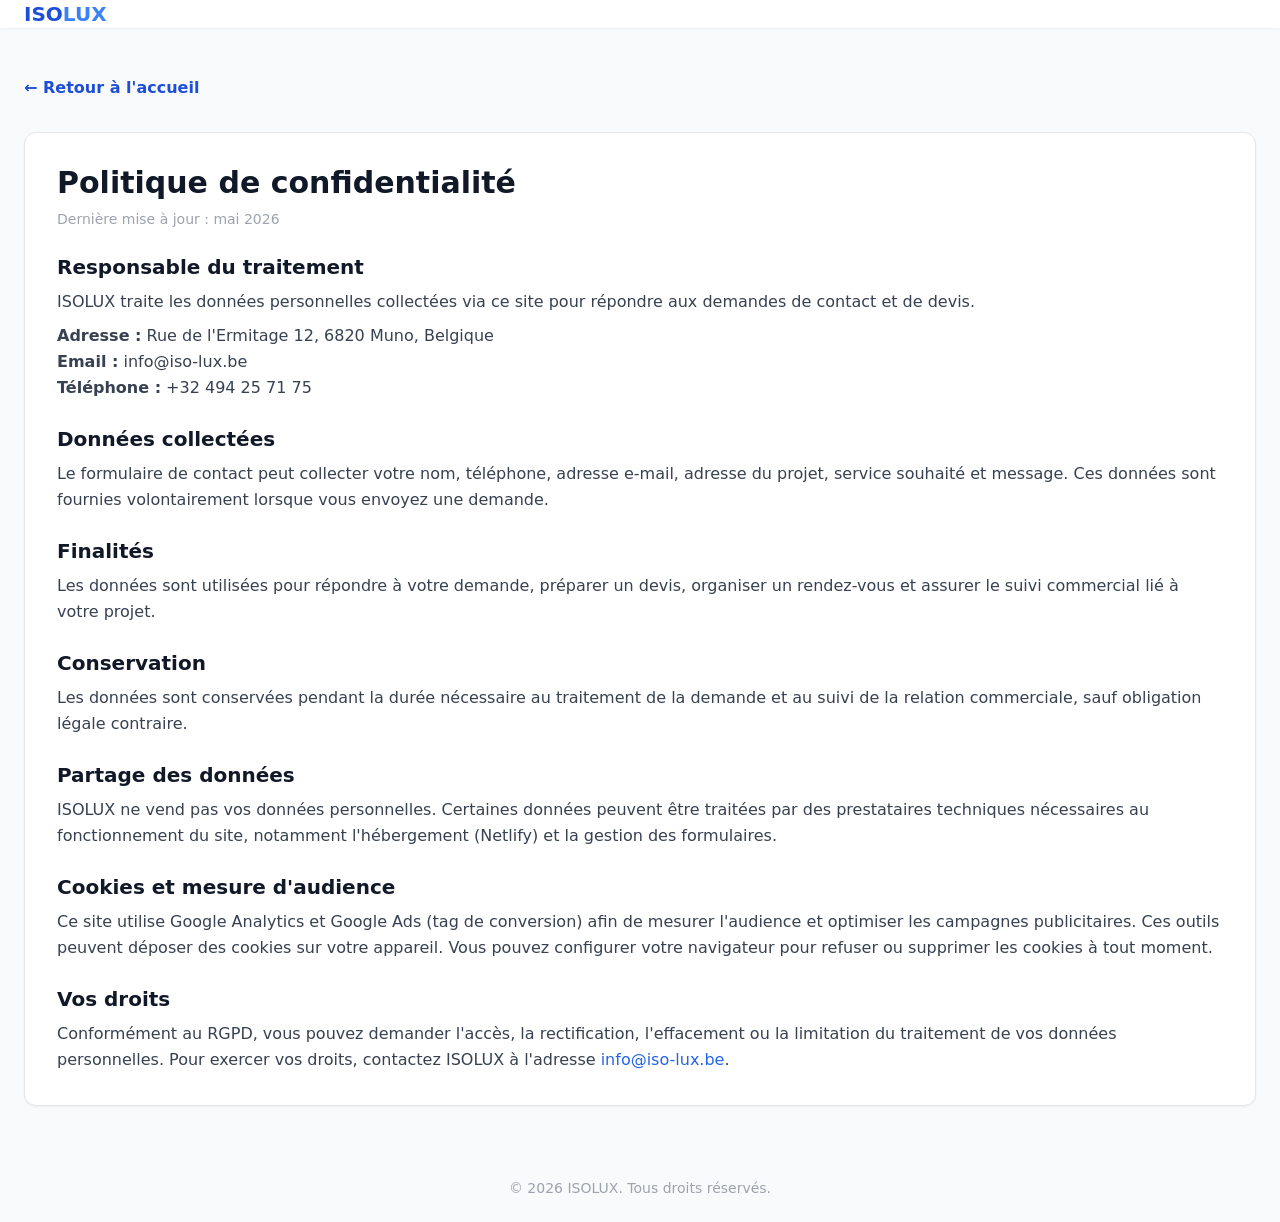
<file: confidentialite.html>
<!DOCTYPE html>
<html lang="fr">
<head>
  <meta charset="UTF-8" />
  <meta name="viewport" content="width=device-width, initial-scale=1.0" />
  <meta name="robots" content="index,follow" />
  <!-- Google tag (gtag.js) - Analytics + Ads -->
  <script async src="https://www.googletagmanager.com/gtag/js?id=G-XFHL10Q8GM"></script>
  <script>
    window.dataLayer = window.dataLayer || [];
    function gtag(){dataLayer.push(arguments);}
    gtag('js', new Date());
    gtag('config', 'G-XFHL10Q8GM');
    gtag('config', 'AW-17523653915');
  </script>
  <meta name="description" content="Politique de confidentialité d'ISOLUX concernant les demandes de devis, les données personnelles et les cookies." />
  <meta name="theme-color" content="#1e3a8a" />
  <link rel="icon" href="/favicon.ico" sizes="any" />
  <link rel="stylesheet" href="/tailwind.min.css" />
  <title>Politique de confidentialité | ISOLUX</title>
</head>
<body class="bg-gray-50 text-gray-800">

  <header class="bg-white shadow-sm py-4 px-6">
    <a href="/" class="text-blue-700 font-bold text-xl">ISO<span class="text-blue-500">LUX</span></a>
  </header>

  <main class="max-w-4xl mx-auto px-6 py-12">
    <a href="/" class="text-blue-700 font-semibold hover:text-blue-900">← Retour à l'accueil</a>

    <section class="mt-8 bg-white border border-gray-200 rounded-xl shadow-sm p-8">
      <h1 class="text-3xl font-bold text-gray-900 mb-2">Politique de confidentialité</h1>
      <p class="text-sm text-gray-400 mb-6">Dernière mise à jour : mai 2026</p>

      <div class="space-y-6 leading-relaxed text-gray-700">

        <div>
          <h2 class="text-xl font-semibold text-gray-900 mb-2">Responsable du traitement</h2>
          <p>
            ISOLUX traite les données personnelles collectées via ce site pour répondre
            aux demandes de contact et de devis.
          </p>
          <p class="mt-2">
            <strong>Adresse :</strong> Rue de l'Ermitage 12, 6820 Muno, Belgique<br />
            <strong>Email :</strong> info@iso-lux.be<br />
            <strong>Téléphone :</strong> +32 494 25 71 75
          </p>
        </div>

        <div>
          <h2 class="text-xl font-semibold text-gray-900 mb-2">Données collectées</h2>
          <p>
            Le formulaire de contact peut collecter votre nom, téléphone, adresse e-mail,
            adresse du projet, service souhaité et message. Ces données sont fournies
            volontairement lorsque vous envoyez une demande.
          </p>
        </div>

        <div>
          <h2 class="text-xl font-semibold text-gray-900 mb-2">Finalités</h2>
          <p>
            Les données sont utilisées pour répondre à votre demande, préparer un devis,
            organiser un rendez-vous et assurer le suivi commercial lié à votre projet.
          </p>
        </div>

        <div>
          <h2 class="text-xl font-semibold text-gray-900 mb-2">Conservation</h2>
          <p>
            Les données sont conservées pendant la durée nécessaire au traitement de la
            demande et au suivi de la relation commerciale, sauf obligation légale contraire.
          </p>
        </div>

        <div>
          <h2 class="text-xl font-semibold text-gray-900 mb-2">Partage des données</h2>
          <p>
            ISOLUX ne vend pas vos données personnelles. Certaines données peuvent être
            traitées par des prestataires techniques nécessaires au fonctionnement du site,
            notamment l'hébergement (Netlify) et la gestion des formulaires.
          </p>
        </div>

        <div id="cookies">
          <h2 class="text-xl font-semibold text-gray-900 mb-2">Cookies et mesure d'audience</h2>
          <p>
            Ce site utilise Google Analytics et Google Ads (tag de conversion) afin de mesurer
            l'audience et optimiser les campagnes publicitaires. Ces outils peuvent déposer
            des cookies sur votre appareil. Vous pouvez configurer votre navigateur pour
            refuser ou supprimer les cookies à tout moment.
          </p>
        </div>

        <div>
          <h2 class="text-xl font-semibold text-gray-900 mb-2">Vos droits</h2>
          <p>
            Conformément au RGPD, vous pouvez demander l'accès, la rectification,
            l'effacement ou la limitation du traitement de vos données personnelles.
            Pour exercer vos droits, contactez ISOLUX à l'adresse
            <a href="mailto:info@iso-lux.be" class="text-blue-600 hover:underline">info@iso-lux.be</a>.
          </p>
        </div>

      </div>
    </section>
  </main>

  <footer class="text-center text-sm text-gray-400 py-6">
    <p>&copy; <span id="yr"></span> ISOLUX. Tous droits réservés.</p>
  </footer>

  <script>document.getElementById('yr').textContent = new Date().getFullYear();</script>
</body>
</html>
</file>
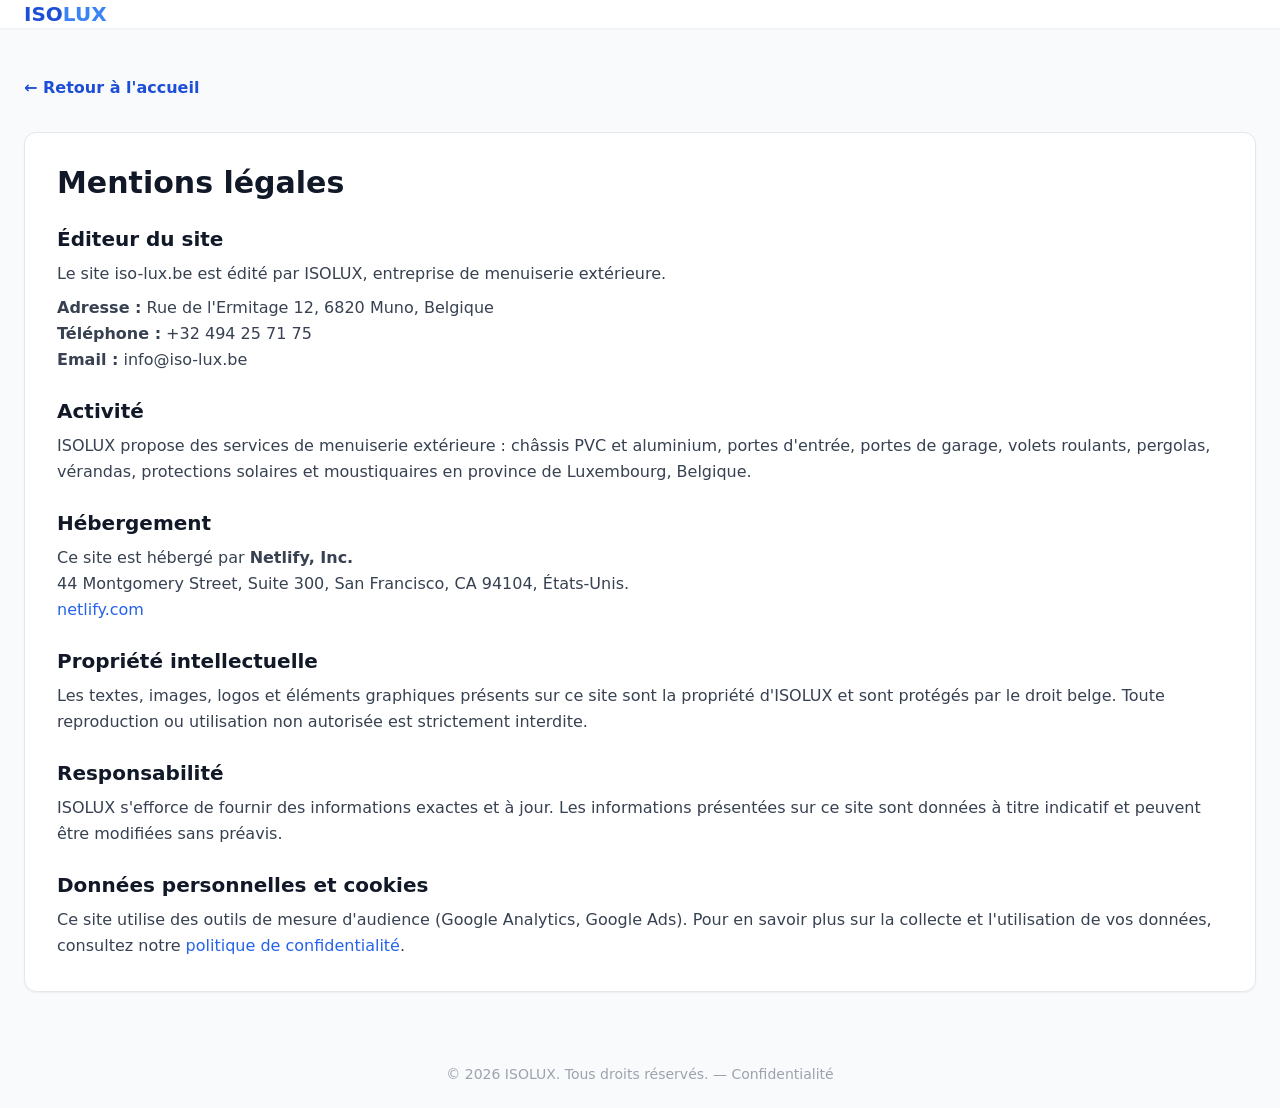
<file: mentions-legales.html>
<!DOCTYPE html>
<html lang="fr">
<head>
  <meta charset="UTF-8" />
  <meta name="viewport" content="width=device-width, initial-scale=1.0" />
  <meta name="robots" content="index,follow" />
  <!-- Google tag (gtag.js) - Analytics + Ads -->
  <script async src="https://www.googletagmanager.com/gtag/js?id=G-XFHL10Q8GM"></script>
  <script>
    window.dataLayer = window.dataLayer || [];
    function gtag(){dataLayer.push(arguments);}
    gtag('js', new Date());
    gtag('config', 'G-XFHL10Q8GM');
    gtag('config', 'AW-17523653915');
  </script>
  <meta name="description" content="Mentions légales d'ISOLUX, entreprise de menuiserie extérieure en province de Luxembourg, Belgique." />
  <meta name="theme-color" content="#1e3a8a" />
  <link rel="icon" href="/favicon.ico" sizes="any" />
  <link rel="stylesheet" href="/tailwind.min.css" />
  <title>Mentions légales | ISOLUX</title>
</head>
<body class="bg-gray-50 text-gray-800">

  <!-- Header minimal -->
  <header class="bg-white shadow-sm py-4 px-6">
    <a href="/" class="text-blue-700 font-bold text-xl">ISO<span class="text-blue-500">LUX</span></a>
  </header>

  <main class="max-w-4xl mx-auto px-6 py-12">
    <a href="/" class="text-blue-700 font-semibold hover:text-blue-900">← Retour à l'accueil</a>

    <section class="mt-8 bg-white border border-gray-200 rounded-xl shadow-sm p-8">
      <h1 class="text-3xl font-bold text-gray-900 mb-6">Mentions légales</h1>

      <div class="space-y-6 leading-relaxed text-gray-700">

        <div>
          <h2 class="text-xl font-semibold text-gray-900 mb-2">Éditeur du site</h2>
          <p>Le site iso-lux.be est édité par ISOLUX, entreprise de menuiserie extérieure.</p>
          <p class="mt-2">
            <strong>Adresse :</strong> Rue de l'Ermitage 12, 6820 Muno, Belgique<br />
            <strong>Téléphone :</strong> +32 494 25 71 75<br />
            <strong>Email :</strong> info@iso-lux.be<br />
          </p>
        </div>

        <div>
          <h2 class="text-xl font-semibold text-gray-900 mb-2">Activité</h2>
          <p>
            ISOLUX propose des services de menuiserie extérieure : châssis PVC et aluminium,
            portes d'entrée, portes de garage, volets roulants, pergolas, vérandas,
            protections solaires et moustiquaires en province de Luxembourg, Belgique.
          </p>
        </div>

        <div>
          <h2 class="text-xl font-semibold text-gray-900 mb-2">Hébergement</h2>
          <p>
            Ce site est hébergé par <strong>Netlify, Inc.</strong><br />
            44 Montgomery Street, Suite 300, San Francisco, CA 94104, États-Unis.<br />
            <a href="https://www.netlify.com" class="text-blue-600 hover:underline" target="_blank" rel="noopener">netlify.com</a>
          </p>
        </div>

        <div>
          <h2 class="text-xl font-semibold text-gray-900 mb-2">Propriété intellectuelle</h2>
          <p>
            Les textes, images, logos et éléments graphiques présents sur ce site sont la propriété
            d'ISOLUX et sont protégés par le droit belge. Toute reproduction ou utilisation
            non autorisée est strictement interdite.
          </p>
        </div>

        <div>
          <h2 class="text-xl font-semibold text-gray-900 mb-2">Responsabilité</h2>
          <p>
            ISOLUX s'efforce de fournir des informations exactes et à jour. Les informations
            présentées sur ce site sont données à titre indicatif et peuvent être modifiées
            sans préavis.
          </p>
        </div>

        <div>
          <h2 class="text-xl font-semibold text-gray-900 mb-2">Données personnelles et cookies</h2>
          <p>
            Ce site utilise des outils de mesure d'audience (Google Analytics, Google Ads).
            Pour en savoir plus sur la collecte et l'utilisation de vos données, consultez notre
            <a href="/confidentialite.html" class="text-blue-600 hover:underline">politique de confidentialité</a>.
          </p>
        </div>

      </div>
    </section>
  </main>

  <!-- Footer minimal -->
  <footer class="text-center text-sm text-gray-400 py-6">
    <p>&copy; <span id="yr"></span> ISOLUX. Tous droits réservés. —
      <a href="/confidentialite.html" class="hover:text-gray-600">Confidentialité</a>
    </p>
  </footer>

  <script>document.getElementById('yr').textContent = new Date().getFullYear();</script>
</body>
</html>
</file>
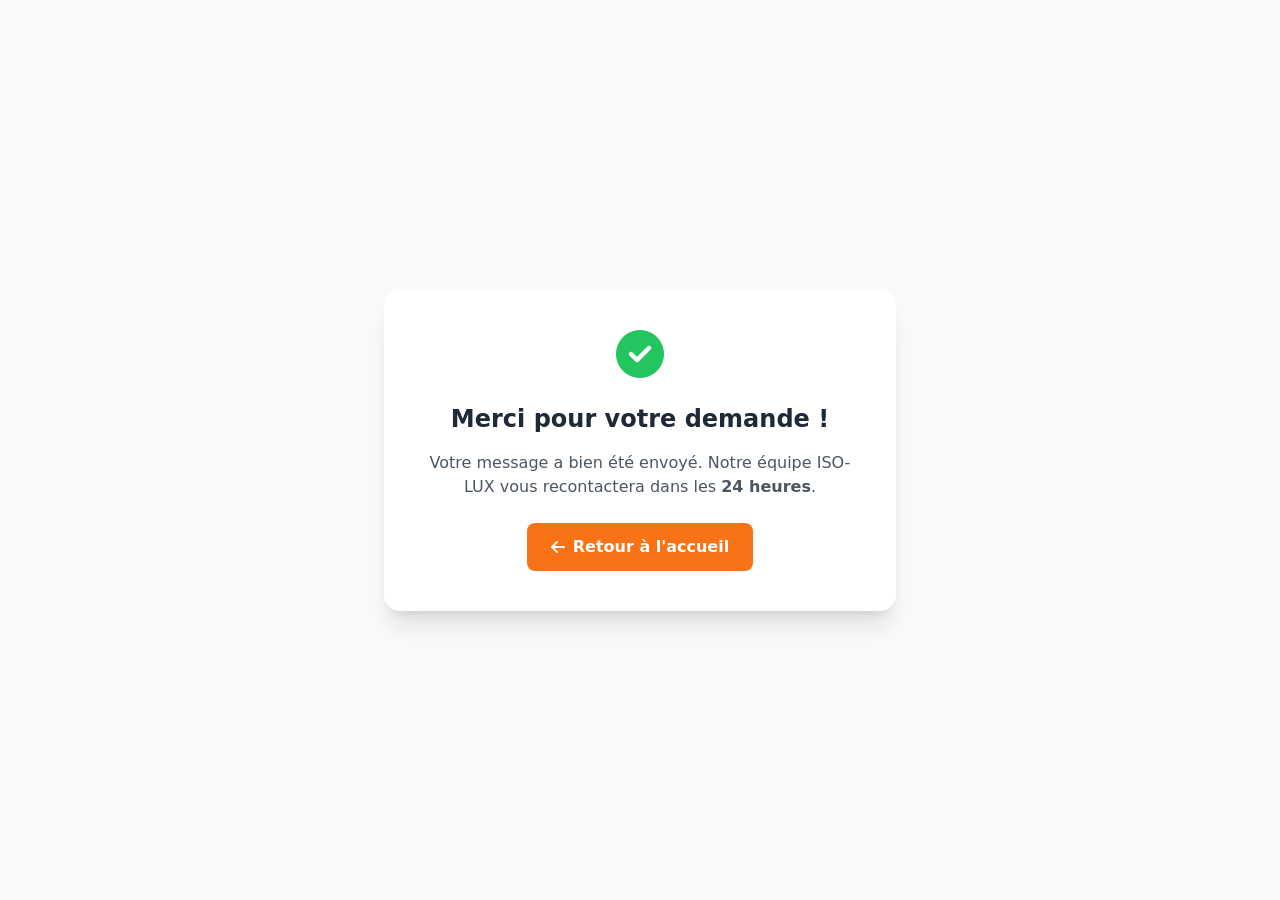
<file: merci.html>
<!DOCTYPE html>
<html lang="fr">
<head>
  <!-- Google tag (gtag.js) - Analytics + Ads -->
  <script async src="https://www.googletagmanager.com/gtag/js?id=G-XFHL10Q8GM"></script>
  <script>
    window.dataLayer = window.dataLayer || [];
    function gtag(){dataLayer.push(arguments);}
    gtag('js', new Date());
    gtag('config', 'G-XFHL10Q8GM');
    gtag('config', 'AW-17523653915');
  </script>
  <!-- Conversion Google Ads : Demande de devis -->
  <!-- Remplace XXXXXXXXXXXXXXXX par le label de conversion trouvé dans Google Ads → Outils → Conversions -->
  <script>
    gtag('event', 'conversion', {
      'send_to': 'AW-17523653915/XXXXXXXXXXXXXXXX',
      'value': 50.0,
      'currency': 'EUR'
    });
  </script>
  <meta charset="UTF-8">
  <title>Merci pour votre demande | ISO-LUX</title>
  <meta name="viewport" content="width=device-width, initial-scale=1.0">
  <meta name="robots" content="noindex,nofollow">
  <meta name="description" content="Merci, votre demande ISO-LUX a bien ete envoyee.">
  <meta name="theme-color" content="#f97316">
  <link rel="manifest" href="/manifest.json" />
  <link rel="apple-touch-icon" href="/images/logos/isolux_logo.jpg" />

  <link rel="stylesheet" href="/tailwind.min.css" />
  <link rel="preload" href="https://cdnjs.cloudflare.com/ajax/libs/font-awesome/6.5.0/css/all.min.css" as="style" onload="this.onload=null;this.rel='stylesheet'" />
  <noscript><link rel="stylesheet" href="https://cdnjs.cloudflare.com/ajax/libs/font-awesome/6.5.0/css/all.min.css" /></noscript>

</head>

<body class="bg-gray-50 flex items-center justify-center min-h-screen">

  <div class="bg-white shadow-xl rounded-2xl p-10 max-w-lg text-center">

    <div class="text-green-500 text-5xl mb-6">
      <i class="fa-solid fa-circle-check"></i>
    </div>

    <h1 class="text-2xl font-bold text-gray-800 mb-4">
      Merci pour votre demande !
    </h1>

    <p class="text-gray-600 mb-6">
      Votre message a bien été envoyé.  
      Notre équipe ISO-LUX vous recontactera dans les <strong>24 heures</strong>.
    </p>

    <a href="/"
      class="inline-flex items-center gap-2 bg-orange-500 hover:bg-orange-600 text-white font-semibold px-6 py-3 rounded-lg transition">
      <i class="fa-solid fa-arrow-left"></i>
      Retour à l'accueil
    </a>

  </div>

</body>
</html>
</file>
